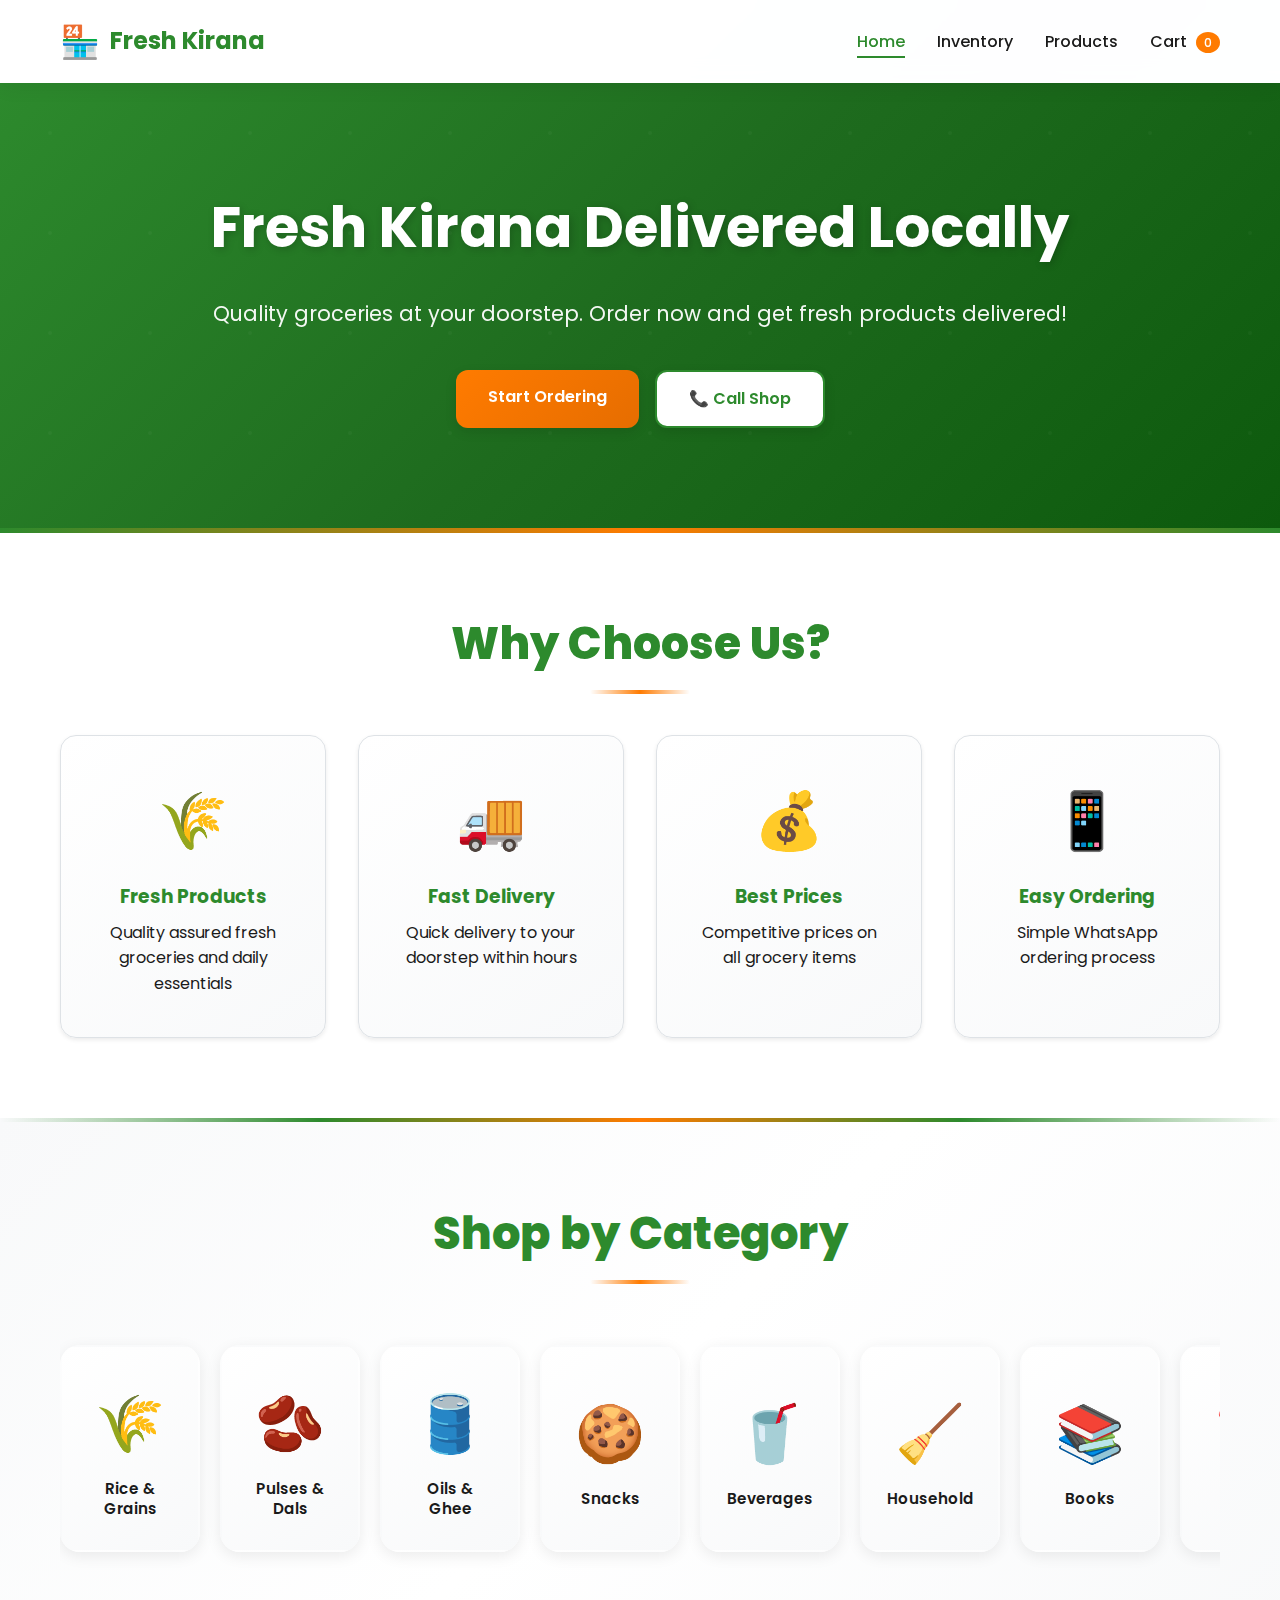
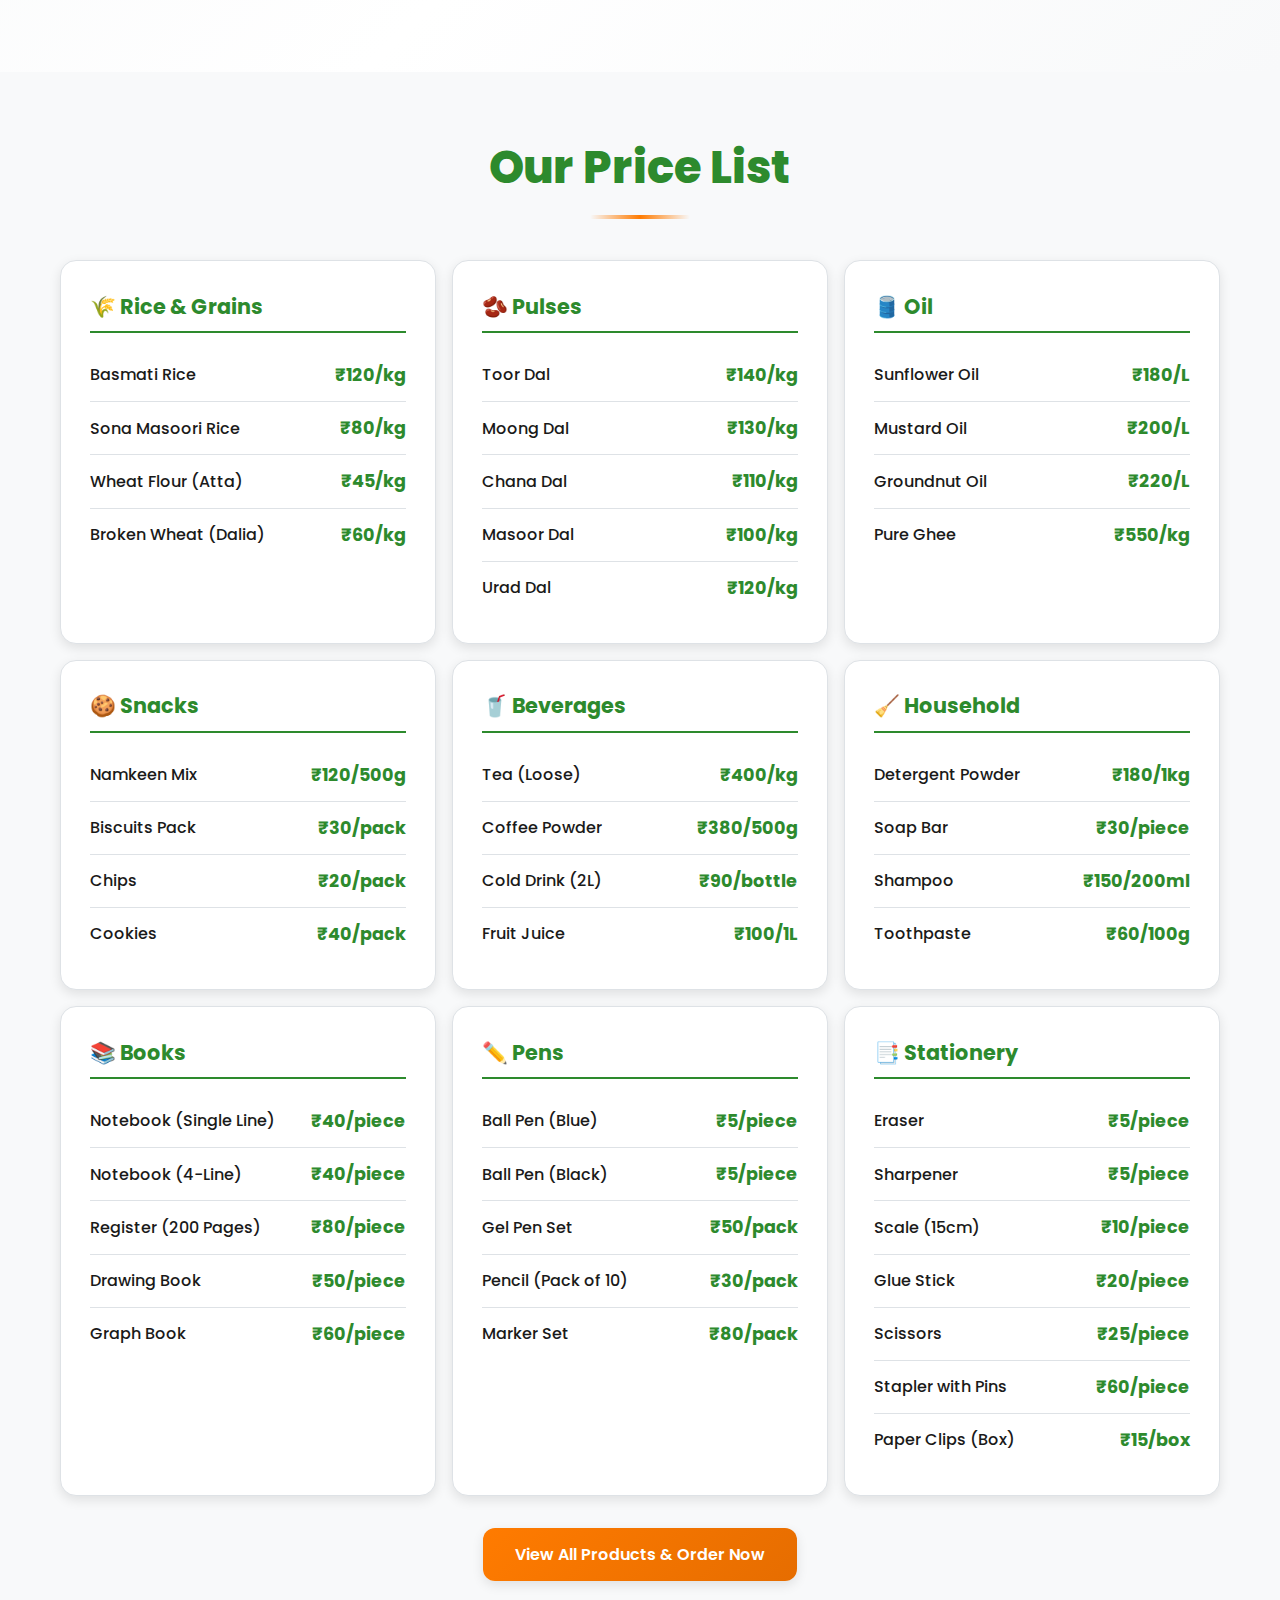
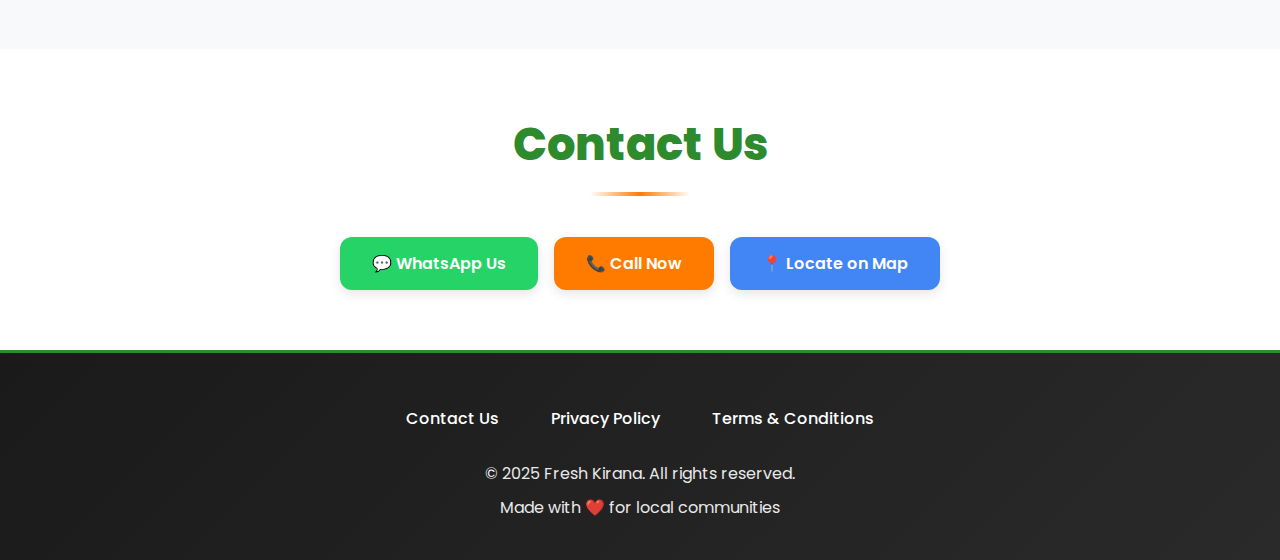
<file: index.html>
<!DOCTYPE html>
<html lang="en">
<head>
    <meta charset="UTF-8">
    <meta name="viewport" content="width=device-width, initial-scale=1.0">
    <title>Fresh Kirana - Your Local Grocery Store</title>
    <link rel="stylesheet" href="style.css">
    <link rel="preconnect" href="https://fonts.googleapis.com">
    <link rel="preconnect" href="https://fonts.gstatic.com" crossorigin>
    <link href="https://fonts.googleapis.com/css2?family=Poppins:wght@300;400;600;700&display=swap" rel="stylesheet">
</head>
<body>
    <!-- Navigation -->
    <nav class="navbar">
        <div class="container">
            <div class="nav-content">
                <a href="index.html" class="logo">
                    <span class="logo-icon">🏪</span>
                    <span class="logo-text">Fresh Kirana</span>
                </a>
                <button class="mobile-menu-toggle" id="mobileMenuToggle" aria-label="Toggle menu">
                    <span></span>
                    <span></span>
                    <span></span>
                </button>
                <ul class="nav-links" id="navLinks">
                    <li><a href="index.html" class="active">Home</a></li>
                    <li><a href="inventory.html">Inventory</a></li>
                    <li><a href="products.html">Products</a></li>
                    <li><a href="cart.html">Cart <span class="cart-count" id="cartCount">0</span></a></li>
                </ul>
            </div>
        </div>
    </nav>

    <!-- Hero Section -->
    <section class="hero">
        <div class="container">
            <div class="hero-content">
                <h1 class="hero-title">Fresh Kirana Delivered Locally</h1>
                <p class="hero-subtitle">Quality groceries at your doorstep. Order now and get fresh products delivered!</p>
                <div class="hero-buttons">
                    <a href="products.html" class="btn btn-primary">Start Ordering</a>
                    <a href="tel:+918452986019" class="btn btn-secondary">📞 Call Shop</a>
                </div>
            </div>
        </div>
    </section>

    <!-- Features Section -->
    <section class="features">
        <div class="container">
            <h2 class="section-title">Why Choose Us?</h2>
            <div class="features-grid">
                <div class="feature-card">
                    <div class="feature-icon">🌾</div>
                    <h3>Fresh Products</h3>
                    <p>Quality assured fresh groceries and daily essentials</p>
                </div>
                <div class="feature-card">
                    <div class="feature-icon">🚚</div>
                    <h3>Fast Delivery</h3>
                    <p>Quick delivery to your doorstep within hours</p>
                </div>
                <div class="feature-card">
                    <div class="feature-icon">💰</div>
                    <h3>Best Prices</h3>
                    <p>Competitive prices on all grocery items</p>
                </div>
                <div class="feature-card">
                    <div class="feature-icon">📱</div>
                    <h3>Easy Ordering</h3>
                    <p>Simple WhatsApp ordering process</p>
                </div>
            </div>
        </div>
    </section>

    <!-- Categories Preview -->
    <section class="categories-preview">
        <div class="container">
            <h2 class="section-title">Shop by Category</h2>
            <div class="categories-scroll-container">
                <div class="categories-grid">
                    <a href="products.html?category=Rice" class="category-card">
                        <div class="category-icon">🌾</div>
                        <h3>Rice & Grains</h3>
                    </a>
                    <a href="products.html?category=Pulses" class="category-card">
                        <div class="category-icon">🫘</div>
                        <h3>Pulses & Dals</h3>
                    </a>
                    <a href="products.html?category=Oil" class="category-card">
                        <div class="category-icon">🛢️</div>
                        <h3>Oils & Ghee</h3>
                    </a>
                    <a href="products.html?category=Snacks" class="category-card">
                        <div class="category-icon">🍪</div>
                        <h3>Snacks</h3>
                    </a>
                    <a href="products.html?category=Beverages" class="category-card">
                        <div class="category-icon">🥤</div>
                        <h3>Beverages</h3>
                    </a>
                    <a href="products.html?category=Household" class="category-card">
                        <div class="category-icon">🧹</div>
                        <h3>Household</h3>
                    </a>
                    <a href="products.html?category=Books" class="category-card">
                        <div class="category-icon">📚</div>
                        <h3>Books</h3>
                    </a>
                    <a href="products.html?category=Pens" class="category-card">
                        <div class="category-icon">✏️</div>
                        <h3>Pens</h3>
                    </a>
                    <a href="products.html?category=Stationery" class="category-card">
                        <div class="category-icon">📑</div>
                        <h3>Stationery</h3>
                    </a>
                </div>
            </div>
        </div>
    </section>

    <!-- Price List Section -->
    <section class="price-list-section">
        <div class="container">
            <h2 class="section-title">Our Price List</h2>
            <div class="price-list-grid" id="priceListGrid">
                <!-- Price list will be loaded by JavaScript -->
            </div>
            <div style="text-align: center; margin-top: 2rem;">
                <a href="products.html" class="btn btn-primary">View All Products & Order Now</a>
            </div>
        </div>
    </section>

    <!-- Contact Section -->
    <section class="contact-section">
        <div class="container">
            <h2 class="section-title">Contact Us</h2>
            <div class="contact-buttons">
                <a href="https://wa.me/918452986019" class="btn btn-whatsapp" target="_blank">💬 WhatsApp Us</a>
                <a href="tel:+918452986019" class="btn btn-call">📞 Call Now</a>
                <a href="https://maps.google.com" class="btn btn-map" target="_blank">📍 Locate on Map</a>
            </div>
        </div>
    </section>

    <!-- Footer -->
    <footer class="footer">
        <div class="container">
            <div class="footer-links">
                <a href="contact.html">Contact Us</a>
                <a href="privacy.html">Privacy Policy</a>
                <a href="terms.html">Terms & Conditions</a>
            </div>
            <p>&copy; 2025 Fresh Kirana. All rights reserved.</p>
            <p>Made with ❤️ for local communities</p>
        </div>
    </footer>

    <script src="script.js"></script>
</body>
</html>
</file>
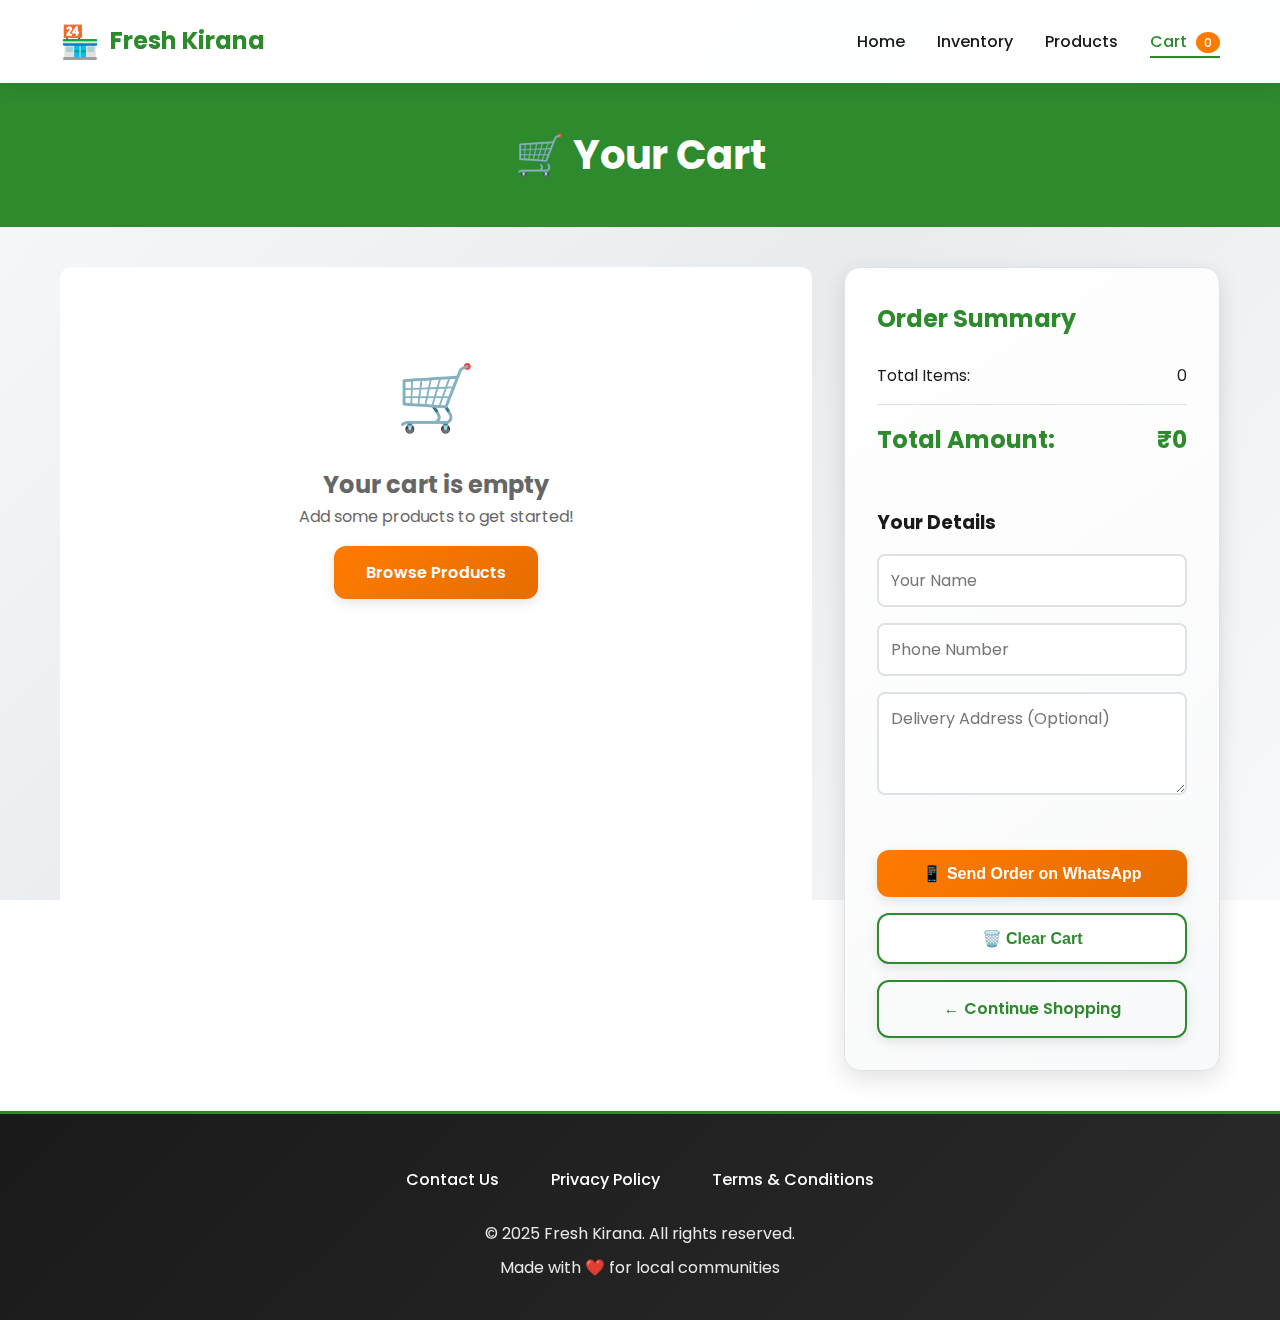
<file: cart.html>
<!DOCTYPE html>
<html lang="en">
<head>
    <meta charset="UTF-8">
    <meta name="viewport" content="width=device-width, initial-scale=1.0">
    <title>Cart - Fresh Kirana</title>
    <link rel="stylesheet" href="style.css">
    <link rel="preconnect" href="https://fonts.googleapis.com">
    <link rel="preconnect" href="https://fonts.gstatic.com" crossorigin>
    <link href="https://fonts.googleapis.com/css2?family=Poppins:wght@300;400;600;700&display=swap" rel="stylesheet">
</head>
<body>
    <!-- Navigation -->
    <nav class="navbar">
        <div class="container">
            <div class="nav-content">
                <a href="index.html" class="logo">
                    <span class="logo-icon">🏪</span>
                    <span class="logo-text">Fresh Kirana</span>
                </a>
                <button class="mobile-menu-toggle" id="mobileMenuToggle" aria-label="Toggle menu">
                    <span></span>
                    <span></span>
                    <span></span>
                </button>
                <ul class="nav-links" id="navLinks">
                    <li><a href="index.html">Home</a></li>
                    <li><a href="inventory.html">Inventory</a></li>
                    <li><a href="products.html">Products</a></li>
                    <li><a href="cart.html" class="active">Cart <span class="cart-count" id="cartCount">0</span></a></li>
                </ul>
            </div>
        </div>
    </nav>

    <!-- Cart Header -->
    <section class="cart-header">
        <div class="container">
            <h1>🛒 Your Cart</h1>
        </div>
    </section>

    <!-- Cart Content -->
    <section class="cart-section">
        <div class="container">
            <div class="cart-content">
                <!-- Cart Items -->
                <div class="cart-items" id="cartItems">
                    <!-- Cart items will be dynamically loaded here -->
                </div>

                <!-- Cart Summary -->
                <div class="cart-summary">
                    <h2>Order Summary</h2>
                    <div class="summary-row">
                        <span>Total Items:</span>
                        <span id="totalItems">0</span>
                    </div>
                    <div class="summary-row total">
                        <span>Total Amount:</span>
                        <span id="totalAmount">₹0</span>
                    </div>

                    <!-- Customer Details Form -->
                    <div class="customer-form">
                        <h3>Your Details</h3>
                        <input type="text" id="customerName" placeholder="Your Name" required>
                        <input type="tel" id="customerPhone" placeholder="Phone Number" pattern="[0-9]{10}" required>
                        <textarea id="customerAddress" placeholder="Delivery Address (Optional)" rows="3"></textarea>
                    </div>

                    <!-- Action Buttons -->
                    <div class="cart-actions">
                        <button class="btn btn-primary btn-full" id="sendOrderBtn">📱 Send Order on WhatsApp</button>
                        <button class="btn btn-secondary btn-full" id="clearCartBtn">🗑️ Clear Cart</button>
                        <a href="products.html" class="btn btn-outline btn-full">← Continue Shopping</a>
                    </div>
                </div>
            </div>
        </div>
    </section>

    <!-- Footer -->
    <footer class="footer">
        <div class="container">
            <div class="footer-links">
                <a href="contact.html">Contact Us</a>
                <a href="privacy.html">Privacy Policy</a>
                <a href="terms.html">Terms & Conditions</a>
            </div>
            <p>&copy; 2025 Fresh Kirana. All rights reserved.</p>
            <p>Made with ❤️ for local communities</p>
        </div>
    </footer>

    <script src="script.js"></script>
</body>
</html>
</file>
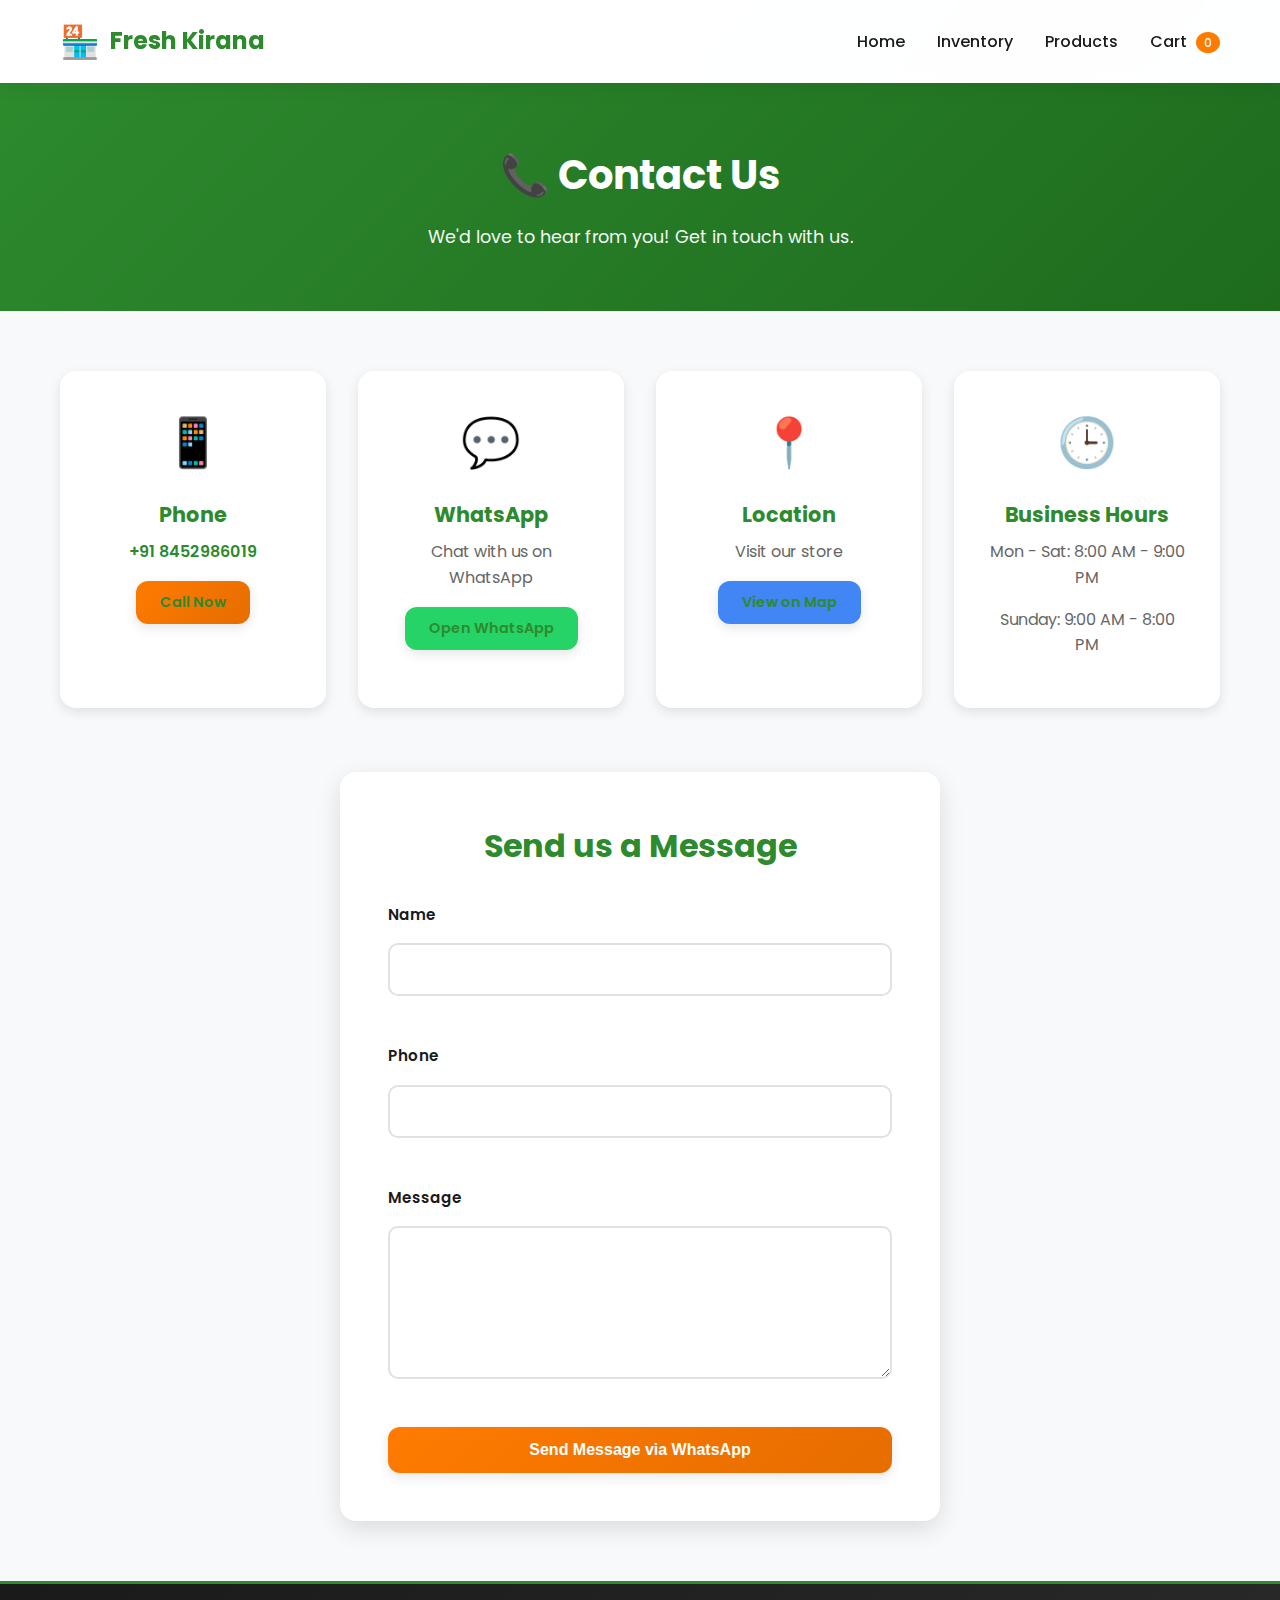
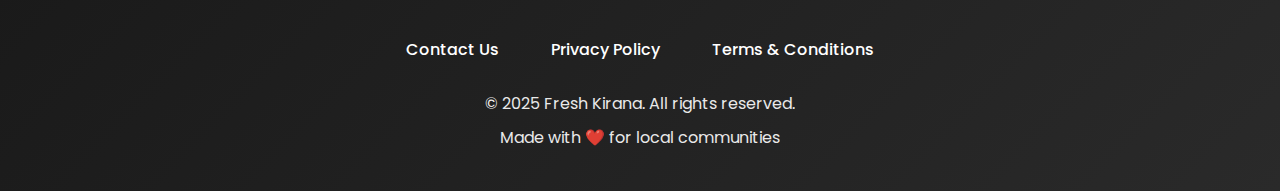
<file: contact.html>
<!DOCTYPE html>
<html lang="en">
<head>
    <meta charset="UTF-8">
    <meta name="viewport" content="width=device-width, initial-scale=1.0">
    <title>Contact Us - Fresh Kirana</title>
    <link rel="stylesheet" href="style.css">
    <link rel="preconnect" href="https://fonts.googleapis.com">
    <link rel="preconnect" href="https://fonts.gstatic.com" crossorigin>
    <link href="https://fonts.googleapis.com/css2?family=Poppins:wght@300;400;600;700&display=swap" rel="stylesheet">
</head>
<body>
    <!-- Navigation -->
    <nav class="navbar">
        <div class="container">
            <div class="nav-content">
                <a href="index.html" class="logo">
                    <span class="logo-icon">🏪</span>
                    <span class="logo-text">Fresh Kirana</span>
                </a>
                <button class="mobile-menu-toggle" id="mobileMenuToggle" aria-label="Toggle menu">
                    <span></span>
                    <span></span>
                    <span></span>
                </button>
                <ul class="nav-links" id="navLinks">
                    <li><a href="index.html">Home</a></li>
                    <li><a href="inventory.html">Inventory</a></li>
                    <li><a href="products.html">Products</a></li>
                    <li><a href="cart.html">Cart <span class="cart-count" id="cartCount">0</span></a></li>
                </ul>
            </div>
        </div>
    </nav>

    <!-- Contact Header -->
    <section class="page-header">
        <div class="container">
            <h1>📞 Contact Us</h1>
            <p>We'd love to hear from you! Get in touch with us.</p>
        </div>
    </section>

    <!-- Contact Section -->
    <section class="page-content">
        <div class="container">
            <div class="contact-info-grid">
                <div class="contact-info-card">
                    <div class="contact-info-icon">📱</div>
                    <h3>Phone</h3>
                    <p><a href="tel:+918452986019">+91 8452986019</a></p>
                    <a href="tel:+918452986019" class="btn btn-primary btn-small">Call Now</a>
                </div>

                <div class="contact-info-card">
                    <div class="contact-info-icon">💬</div>
                    <h3>WhatsApp</h3>
                    <p>Chat with us on WhatsApp</p>
                    <a href="https://wa.me/918452986019" class="btn btn-whatsapp btn-small" target="_blank">Open WhatsApp</a>
                </div>

                <div class="contact-info-card">
                    <div class="contact-info-icon">📍</div>
                    <h3>Location</h3>
                    <p>Visit our store</p>
                    <a href="https://maps.google.com" class="btn btn-map btn-small" target="_blank">View on Map</a>
                </div>

                <div class="contact-info-card">
                    <div class="contact-info-icon">🕒</div>
                    <h3>Business Hours</h3>
                    <p>Mon - Sat: 8:00 AM - 9:00 PM</p>
                    <p>Sunday: 9:00 AM - 8:00 PM</p>
                </div>
            </div>

            <div class="contact-form-section">
                <h2>Send us a Message</h2>
                <form class="contact-form" id="contactForm">
                    <div class="form-group">
                        <label for="name">Name</label>
                        <input type="text" id="name" name="name" required>
                    </div>
                    <div class="form-group">
                        <label for="phone">Phone</label>
                        <input type="tel" id="phone" name="phone" required>
                    </div>
                    <div class="form-group">
                        <label for="message">Message</label>
                        <textarea id="message" name="message" rows="5" required></textarea>
                    </div>
                    <button type="submit" class="btn btn-primary btn-full">Send Message via WhatsApp</button>
                </form>
            </div>
        </div>
    </section>

    <!-- Footer -->
    <footer class="footer">
        <div class="container">
            <div class="footer-links">
                <a href="contact.html">Contact Us</a>
                <a href="privacy.html">Privacy Policy</a>
                <a href="terms.html">Terms & Conditions</a>
            </div>
            <p>&copy; 2025 Fresh Kirana. All rights reserved.</p>
            <p>Made with ❤️ for local communities</p>
        </div>
    </footer>

    <script src="script.js"></script>
    <script>
        // Handle contact form submission
        document.getElementById('contactForm').addEventListener('submit', function(e) {
            e.preventDefault();
            const name = document.getElementById('name').value;
            const phone = document.getElementById('phone').value;
            const message = document.getElementById('message').value;
            
            const whatsappMessage = `Hi, I'm ${name}. Phone: ${phone}. Message: ${message}`;
            const whatsappURL = `https://wa.me/918452986019?text=${encodeURIComponent(whatsappMessage)}`;
            window.open(whatsappURL, '_blank');
        });
    </script>
</body>
</html>
</file>
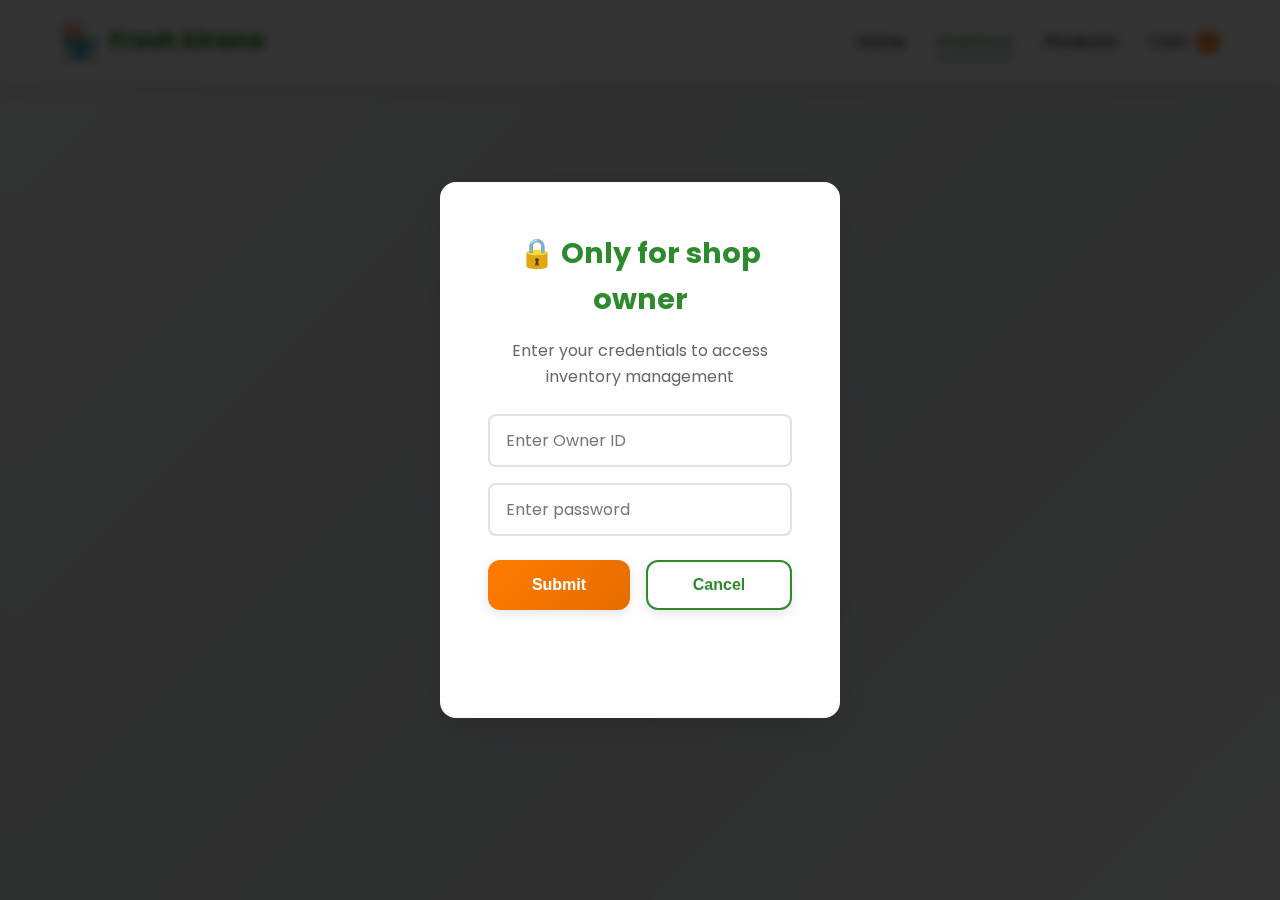
<file: inventory.html>
<!DOCTYPE html>
<html lang="en">
<head>
    <meta charset="UTF-8">
    <meta name="viewport" content="width=device-width, initial-scale=1.0">
    <title>Inventory Management - Fresh Kirana</title>
    <link rel="stylesheet" href="style.css">
    <link rel="preconnect" href="https://fonts.googleapis.com">
    <link rel="preconnect" href="https://fonts.gstatic.com" crossorigin>
    <link href="https://fonts.googleapis.com/css2?family=Poppins:wght@300;400;600;700&display=swap" rel="stylesheet">
</head>
<body>
    <!-- Navigation -->
    <nav class="navbar">
        <div class="container">
            <div class="nav-content">
                <a href="index.html" class="logo">
                    <span class="logo-icon">🏪</span>
                    <span class="logo-text">Fresh Kirana</span>
                </a>
                <button class="mobile-menu-toggle" id="mobileMenuToggle" aria-label="Toggle menu">
                    <span></span>
                    <span></span>
                    <span></span>
                </button>
                <ul class="nav-links" id="navLinks">
                    <li><a href="index.html">Home</a></li>
                    <li><a href="inventory.html" class="active">Inventory</a></li>
                    <li><a href="products.html">Products</a></li>
                    <li><a href="cart.html">Cart <span class="cart-count" id="cartCount">0</span></a></li>
                </ul>
            </div>
        </div>
    </nav>

    <!-- Password Protection Modal -->
    <div id="passwordModal" class="password-modal">
        <div class="password-modal-content">
            <h2>🔒 Only for shop owner</h2>
            <p>Enter your credentials to access inventory management</p>
            <input type="text" id="ownerIdInput" placeholder="Enter Owner ID" autocomplete="off">
            <input type="password" id="passwordInput" placeholder="Enter password" autocomplete="off">
            <div class="password-buttons">
                <button class="btn btn-primary" onclick="checkPassword()">Submit</button>
                <button class="btn btn-secondary" onclick="goBack()">Cancel</button>
            </div>
            <p id="passwordError" class="password-error"></p>
        </div>
    </div>

    <!-- Inventory Content (Hidden until authenticated) -->
    <div id="inventoryContent" style="display: none;">

    <!-- Inventory Header -->
    <section class="products-header">
        <div class="container">
            <h1>📦 Inventory Management</h1>
            <p style="margin-top: 10px; opacity: 0.9;">Track product availability and stock status</p>
        </div>
    </section>

    <!-- Inventory Stats -->
    <section class="inventory-stats-section">
        <div class="container">
            <div class="stats-grid">
                <div class="stat-card">
                    <div class="stat-icon">✅</div>
                    <div class="stat-info">
                        <div class="stat-number" id="availableCount">0</div>
                        <div class="stat-label">Available</div>
                    </div>
                </div>
                <div class="stat-card">
                    <div class="stat-icon">⚠️</div>
                    <div class="stat-info">
                        <div class="stat-number" id="lowStockCount">0</div>
                        <div class="stat-label">Low Stock</div>
                    </div>
                </div>
                <div class="stat-card">
                    <div class="stat-icon">❌</div>
                    <div class="stat-info">
                        <div class="stat-number" id="outOfStockCount">0</div>
                        <div class="stat-label">Out of Stock</div>
                    </div>
                </div>
                <div class="stat-card">
                    <div class="stat-icon">📊</div>
                    <div class="stat-info">
                        <div class="stat-number" id="totalProducts">0</div>
                        <div class="stat-label">Total Products</div>
                    </div>
                </div>
            </div>
        </div>
    </section>

    <!-- Category Filter -->
    <section class="category-filter">
        <div class="container">
            <div class="filter-buttons">
                <button class="filter-btn active" data-category="all">All Categories</button>
                <button class="filter-btn" data-category="Rice">🌾 Rice & Grains</button>
                <button class="filter-btn" data-category="Pulses">🫘 Pulses</button>
                <button class="filter-btn" data-category="Oil">🛢️ Oils</button>
                <button class="filter-btn" data-category="Snacks">🍪 Snacks</button>
                <button class="filter-btn" data-category="Beverages">🥤 Beverages</button>
                <button class="filter-btn" data-category="Household">🧹 Household</button>
                <button class="filter-btn" data-category="Books">📚 Books</button>
                <button class="filter-btn" data-category="Pens">✏️ Pens</button>
                <button class="filter-btn" data-category="Stationery">📑 Stationery</button>
            </div>
            <div class="inventory-filters">
                <button class="status-filter-btn active" data-status="all">All</button>
                <button class="status-filter-btn" data-status="available">Available</button>
                <button class="status-filter-btn" data-status="low">Low Stock</button>
                <button class="status-filter-btn" data-status="out">Out of Stock</button>
            </div>
        </div>
    </section>

    <!-- Inventory Table -->
    <section class="inventory-section">
        <div class="container">
            <div class="inventory-actions">
                <button class="btn btn-primary" onclick="openAddProductModal()">➕ Add New Product</button>
                <button class="btn btn-primary" onclick="markAllAvailable()">✓ Mark All Available</button>
                <button class="btn btn-outline" onclick="exportInventory()">📥 Export Report</button>
            </div>
            <div class="inventory-table-container">
                <table class="inventory-table" id="inventoryTable">
                    <thead>
                        <tr>
                            <th>Product</th>
                            <th>Category</th>
                            <th>Price</th>
                            <th>Stock Level</th>
                            <th>Status</th>
                            <th>Actions</th>
                        </tr>
                    </thead>
                    <tbody id="inventoryTableBody">
                        <!-- Inventory items will be loaded here -->
                    </tbody>
                </table>
            </div>
        </div>
    </section>

    <!-- Add/Edit Product Modal -->
    <div id="productModal" class="product-modal" style="display: none;">
        <div class="product-modal-content">
            <h2 id="modalTitle">Add New Product</h2>
            <form id="productForm">
                <div class="form-group">
                    <label for="productName">Product Name *</label>
                    <input type="text" id="productName" required>
                </div>
                <div class="form-group">
                    <label for="productCategory">Category *</label>
                    <select id="productCategory" required>
                        <option value="Rice">🌾 Rice & Grains</option>
                        <option value="Pulses">🫘 Pulses</option>
                        <option value="Oil">🛢️ Oils</option>
                        <option value="Snacks">🍪 Snacks</option>
                        <option value="Beverages">🥤 Beverages</option>
                        <option value="Household">🧹 Household</option>
                        <option value="Books">📚 Books</option>
                        <option value="Pens">✏️ Pens</option>
                        <option value="Stationery">📑 Stationery</option>
                    </select>
                </div>
                <div class="form-group">
                    <label for="productPrice">Price (₹) *</label>
                    <input type="number" id="productPrice" min="0" step="0.01" required>
                </div>
                <div class="form-group">
                    <label for="productUnit">Unit *</label>
                    <input type="text" id="productUnit" placeholder="e.g., kg, L, piece" required>
                </div>
                <div class="form-group">
                    <label for="productIcon">Product Icon/Image *</label>
                    <div style="display: flex; gap: 10px; align-items: center; margin-bottom: 10px;">
                        <div id="currentIconPreview" style="font-size: 3rem; padding: 10px; border: 2px dashed #ddd; border-radius: 8px; min-width: 80px; text-align: center; background: #f9f9f9;">📎</div>
                        <div style="flex: 1;">
                            <input type="text" id="productIcon" placeholder="Paste emoji or image URL" value="📎" required>
                            <small style="color: #666; display: block; margin-top: 5px;">Enter an emoji (e.g., 🌾) or paste an image URL</small>
                        </div>
                    </div>
                    <div style="margin-top: 10px;">
                        <label class="btn btn-outline" for="iconImageUpload" style="cursor: pointer; display: inline-block; margin: 0;">
                            📁 Choose Image File
                        </label>
                        <input type="file" id="iconImageUpload" accept="image/*" style="display: none;">
                        <small style="color: #666; display: block; margin-top: 5px;">Or upload an image from your device</small>
                    </div>
                </div>
                <div class="form-group">
                    <label for="productStock">Initial Stock Level</label>
                    <input type="number" id="productStock" min="0" value="100">
                </div>
                <div class="modal-buttons">
                    <button type="submit" class="btn btn-primary">Save Product</button>
                    <button type="button" class="btn btn-secondary" onclick="closeProductModal()">Cancel</button>
                </div>
            </form>
        </div>
    </div>

    <!-- Footer -->
    <footer class="footer">
        <div class="container">
            <div class="footer-links">
                <a href="contact.html">Contact Us</a>
                <a href="privacy.html">Privacy Policy</a>
                <a href="terms.html">Terms & Conditions</a>
            </div>
            <p>&copy; 2025 Fresh Kirana. All rights reserved.</p>
            <p>Made with ❤️ for local communities</p>
        </div>
    </footer>
    </div>
    <!-- End Inventory Content -->

    <script src="script.js"></script>
</body>
</html>
</file>
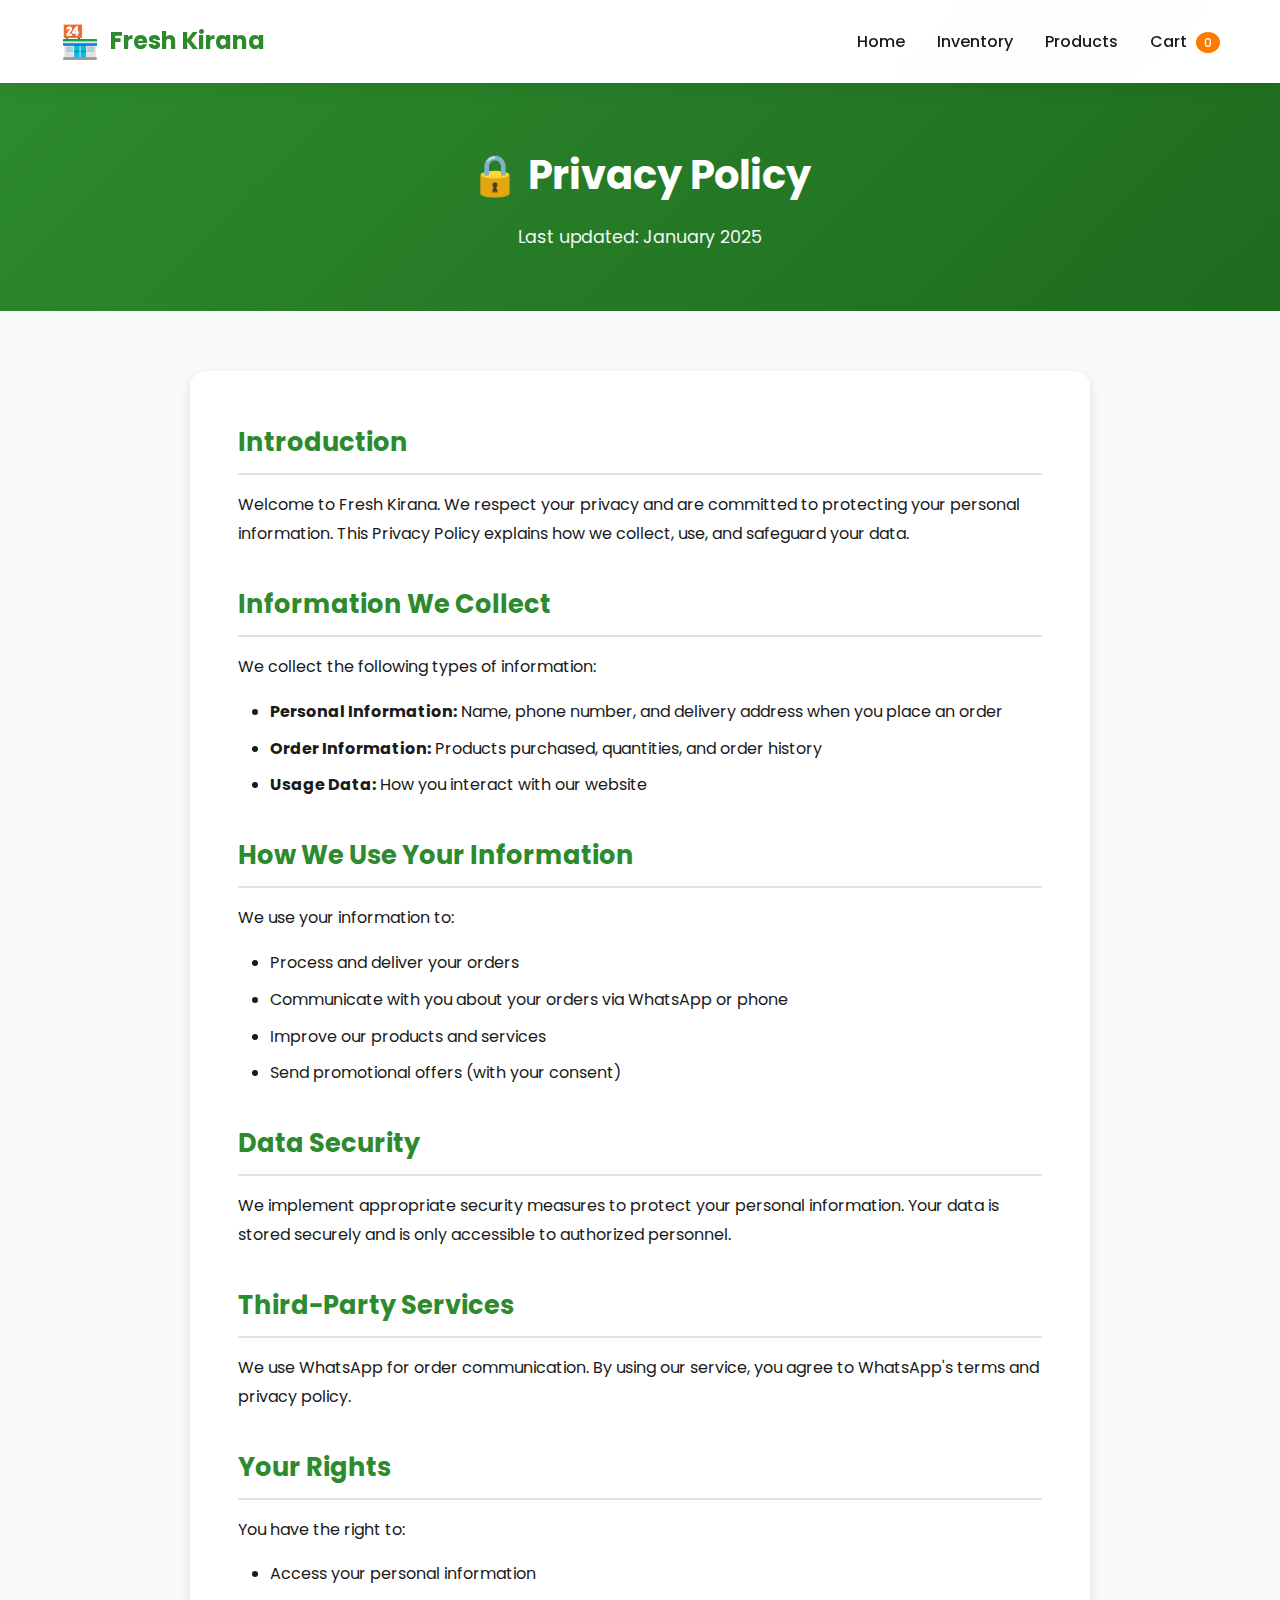
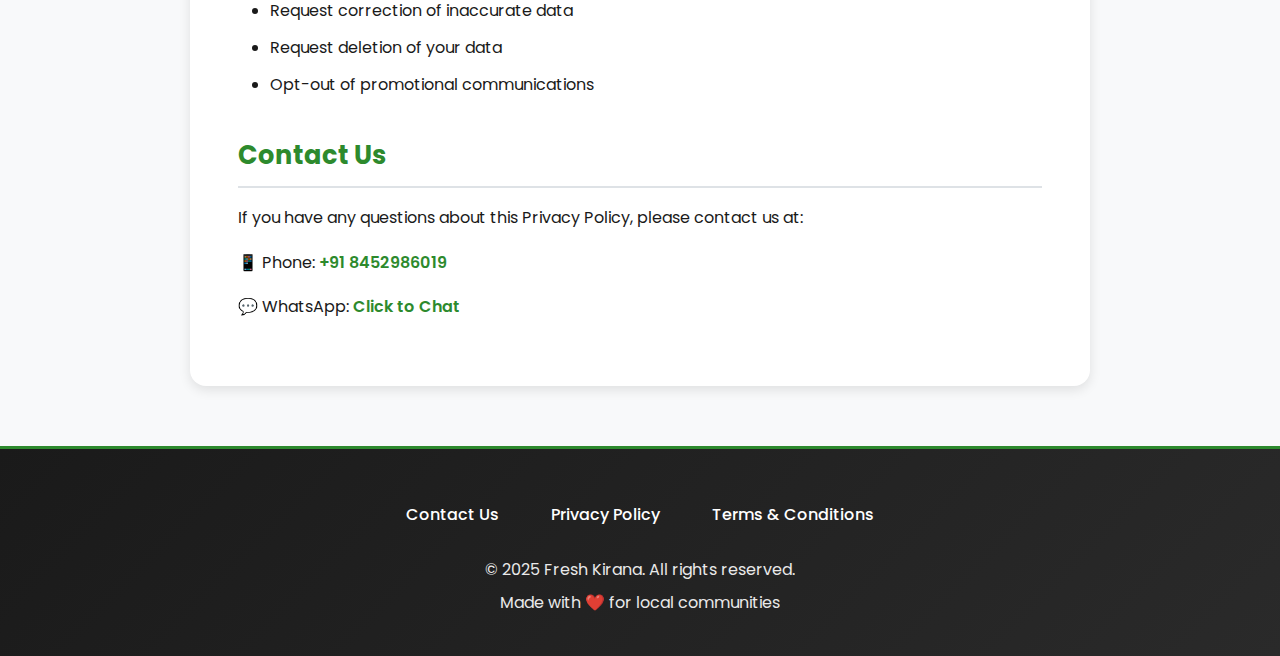
<file: privacy.html>
<!DOCTYPE html>
<html lang="en">
<head>
    <meta charset="UTF-8">
    <meta name="viewport" content="width=device-width, initial-scale=1.0">
    <title>Privacy Policy - Fresh Kirana</title>
    <link rel="stylesheet" href="style.css">
    <link rel="preconnect" href="https://fonts.googleapis.com">
    <link rel="preconnect" href="https://fonts.gstatic.com" crossorigin>
    <link href="https://fonts.googleapis.com/css2?family=Poppins:wght@300;400;600;700&display=swap" rel="stylesheet">
</head>
<body>
    <!-- Navigation -->
    <nav class="navbar">
        <div class="container">
            <div class="nav-content">
                <a href="index.html" class="logo">
                    <span class="logo-icon">🏪</span>
                    <span class="logo-text">Fresh Kirana</span>
                </a>
                <button class="mobile-menu-toggle" id="mobileMenuToggle" aria-label="Toggle menu">
                    <span></span>
                    <span></span>
                    <span></span>
                </button>
                <ul class="nav-links" id="navLinks">
                    <li><a href="index.html">Home</a></li>
                    <li><a href="inventory.html">Inventory</a></li>
                    <li><a href="products.html">Products</a></li>
                    <li><a href="cart.html">Cart <span class="cart-count" id="cartCount">0</span></a></li>
                </ul>
            </div>
        </div>
    </nav>

    <!-- Privacy Header -->
    <section class="page-header">
        <div class="container">
            <h1>🔒 Privacy Policy</h1>
            <p>Last updated: January 2025</p>
        </div>
    </section>

    <!-- Privacy Content -->
    <section class="page-content">
        <div class="container">
            <div class="policy-content">
                <h2>Introduction</h2>
                <p>Welcome to Fresh Kirana. We respect your privacy and are committed to protecting your personal information. This Privacy Policy explains how we collect, use, and safeguard your data.</p>

                <h2>Information We Collect</h2>
                <p>We collect the following types of information:</p>
                <ul>
                    <li><strong>Personal Information:</strong> Name, phone number, and delivery address when you place an order</li>
                    <li><strong>Order Information:</strong> Products purchased, quantities, and order history</li>
                    <li><strong>Usage Data:</strong> How you interact with our website</li>
                </ul>

                <h2>How We Use Your Information</h2>
                <p>We use your information to:</p>
                <ul>
                    <li>Process and deliver your orders</li>
                    <li>Communicate with you about your orders via WhatsApp or phone</li>
                    <li>Improve our products and services</li>
                    <li>Send promotional offers (with your consent)</li>
                </ul>

                <h2>Data Security</h2>
                <p>We implement appropriate security measures to protect your personal information. Your data is stored securely and is only accessible to authorized personnel.</p>

                <h2>Third-Party Services</h2>
                <p>We use WhatsApp for order communication. By using our service, you agree to WhatsApp's terms and privacy policy.</p>

                <h2>Your Rights</h2>
                <p>You have the right to:</p>
                <ul>
                    <li>Access your personal information</li>
                    <li>Request correction of inaccurate data</li>
                    <li>Request deletion of your data</li>
                    <li>Opt-out of promotional communications</li>
                </ul>

                <h2>Contact Us</h2>
                <p>If you have any questions about this Privacy Policy, please contact us at:</p>
                <p>📱 Phone: <a href="tel:+918452986019">+91 8452986019</a></p>
                <p>💬 WhatsApp: <a href="https://wa.me/918452986019" target="_blank">Click to Chat</a></p>
            </div>
        </div>
    </section>

    <!-- Footer -->
    <footer class="footer">
        <div class="container">
            <div class="footer-links">
                <a href="contact.html">Contact Us</a>
                <a href="privacy.html">Privacy Policy</a>
                <a href="terms.html">Terms & Conditions</a>
            </div>
            <p>&copy; 2025 Fresh Kirana. All rights reserved.</p>
            <p>Made with ❤️ for local communities</p>
        </div>
    </footer>

    <script src="script.js"></script>
</body>
</html>
</file>
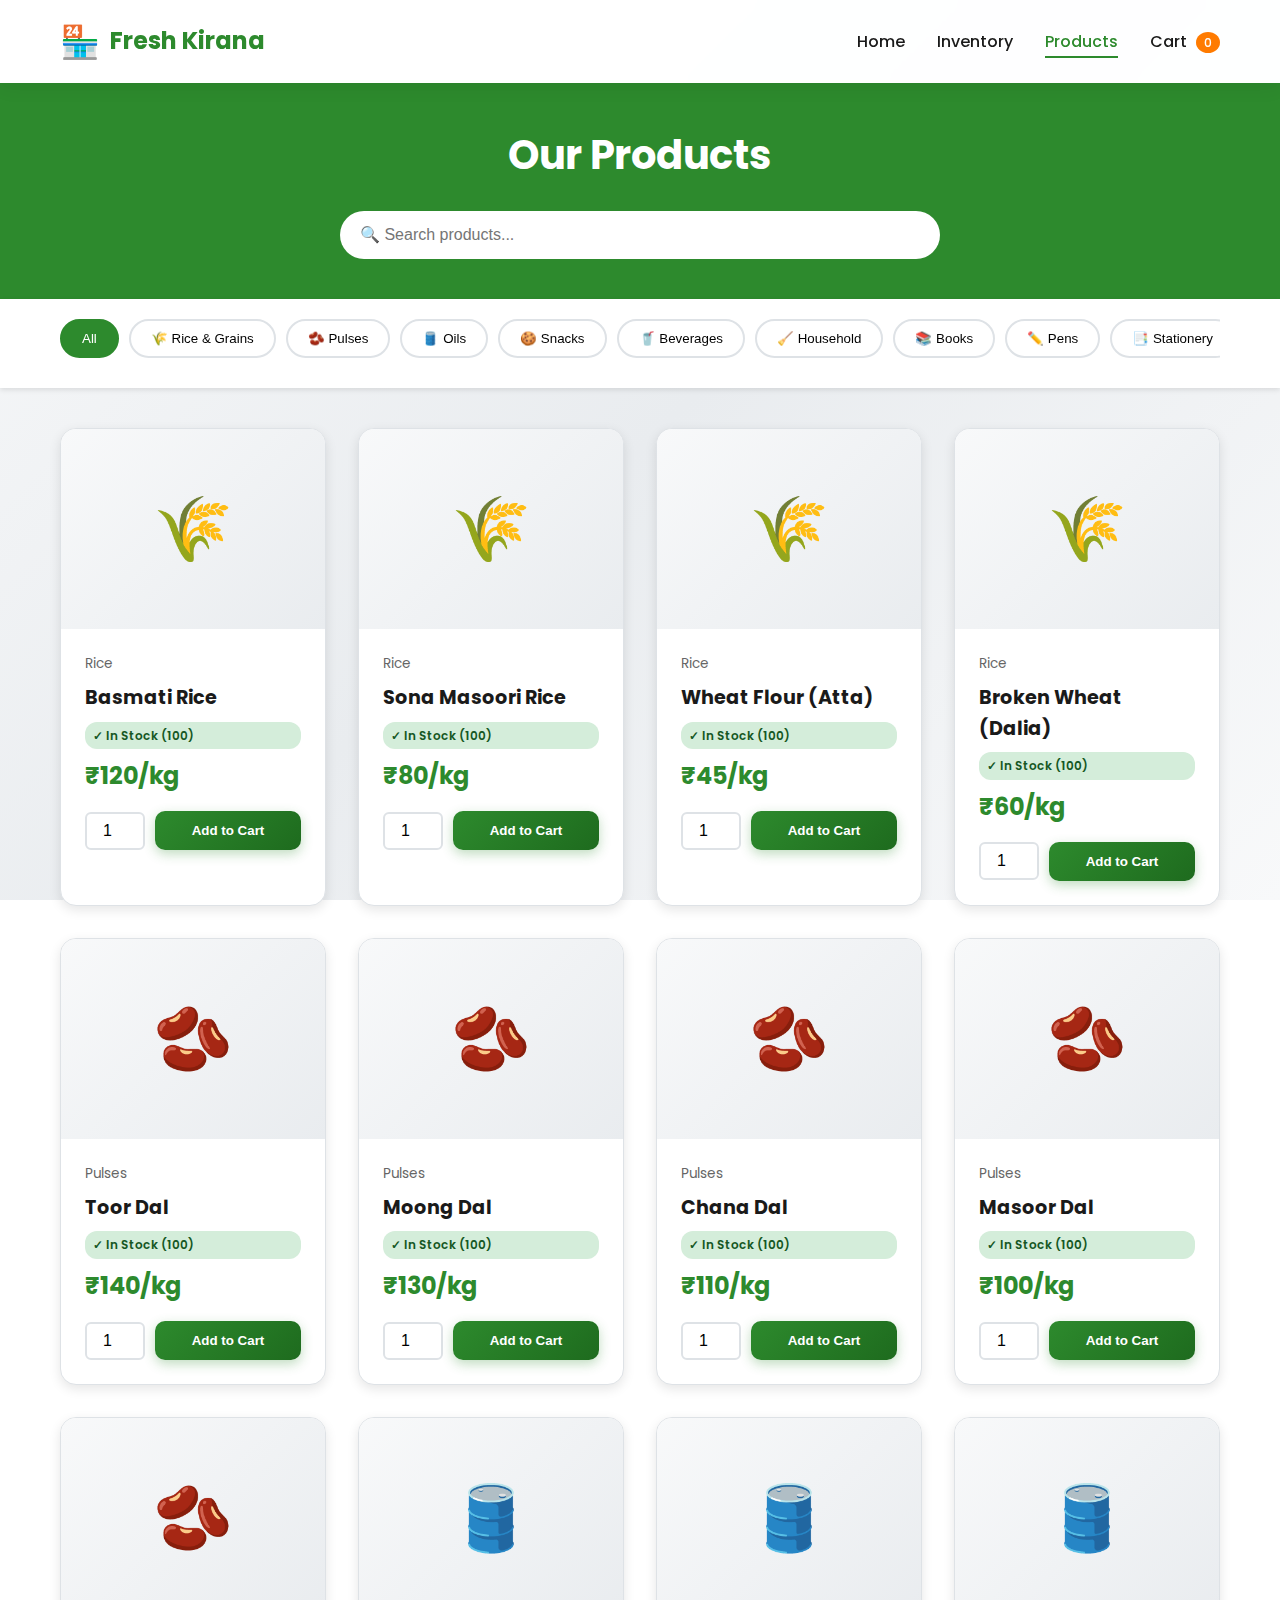
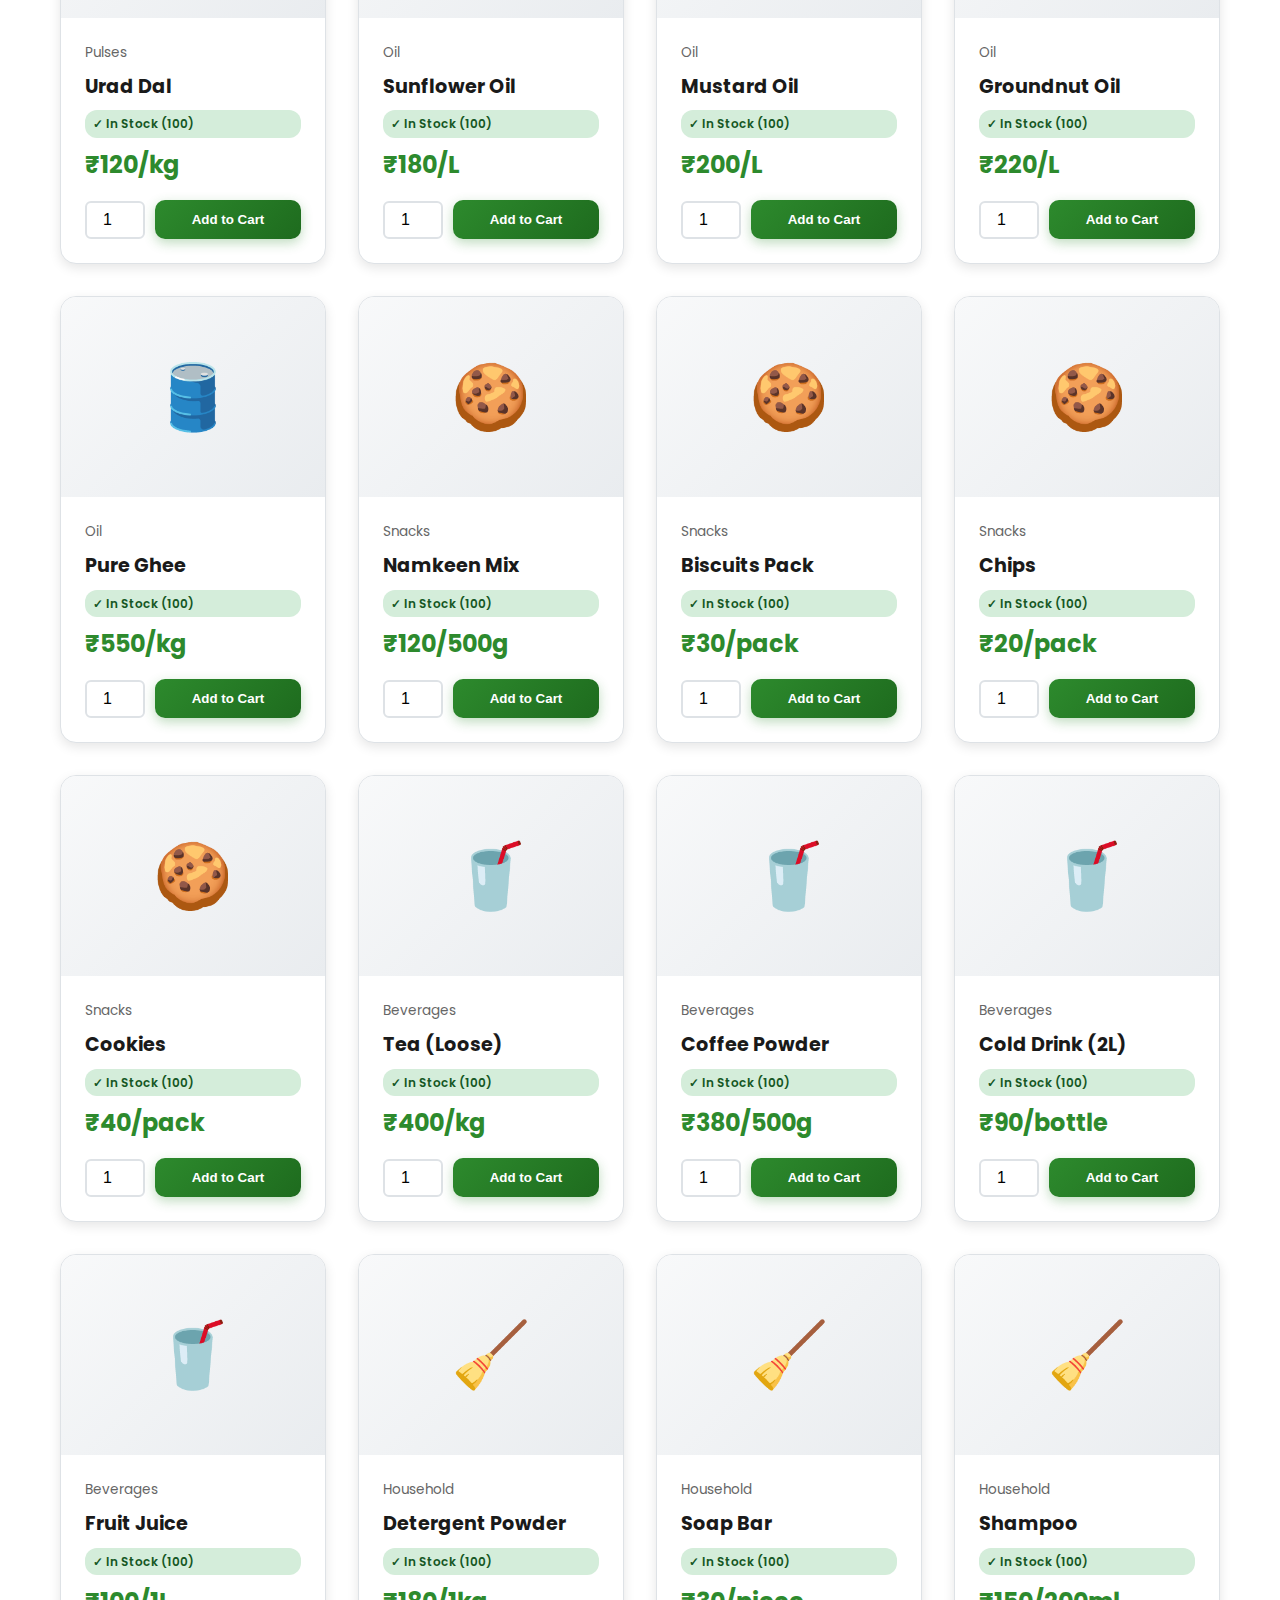
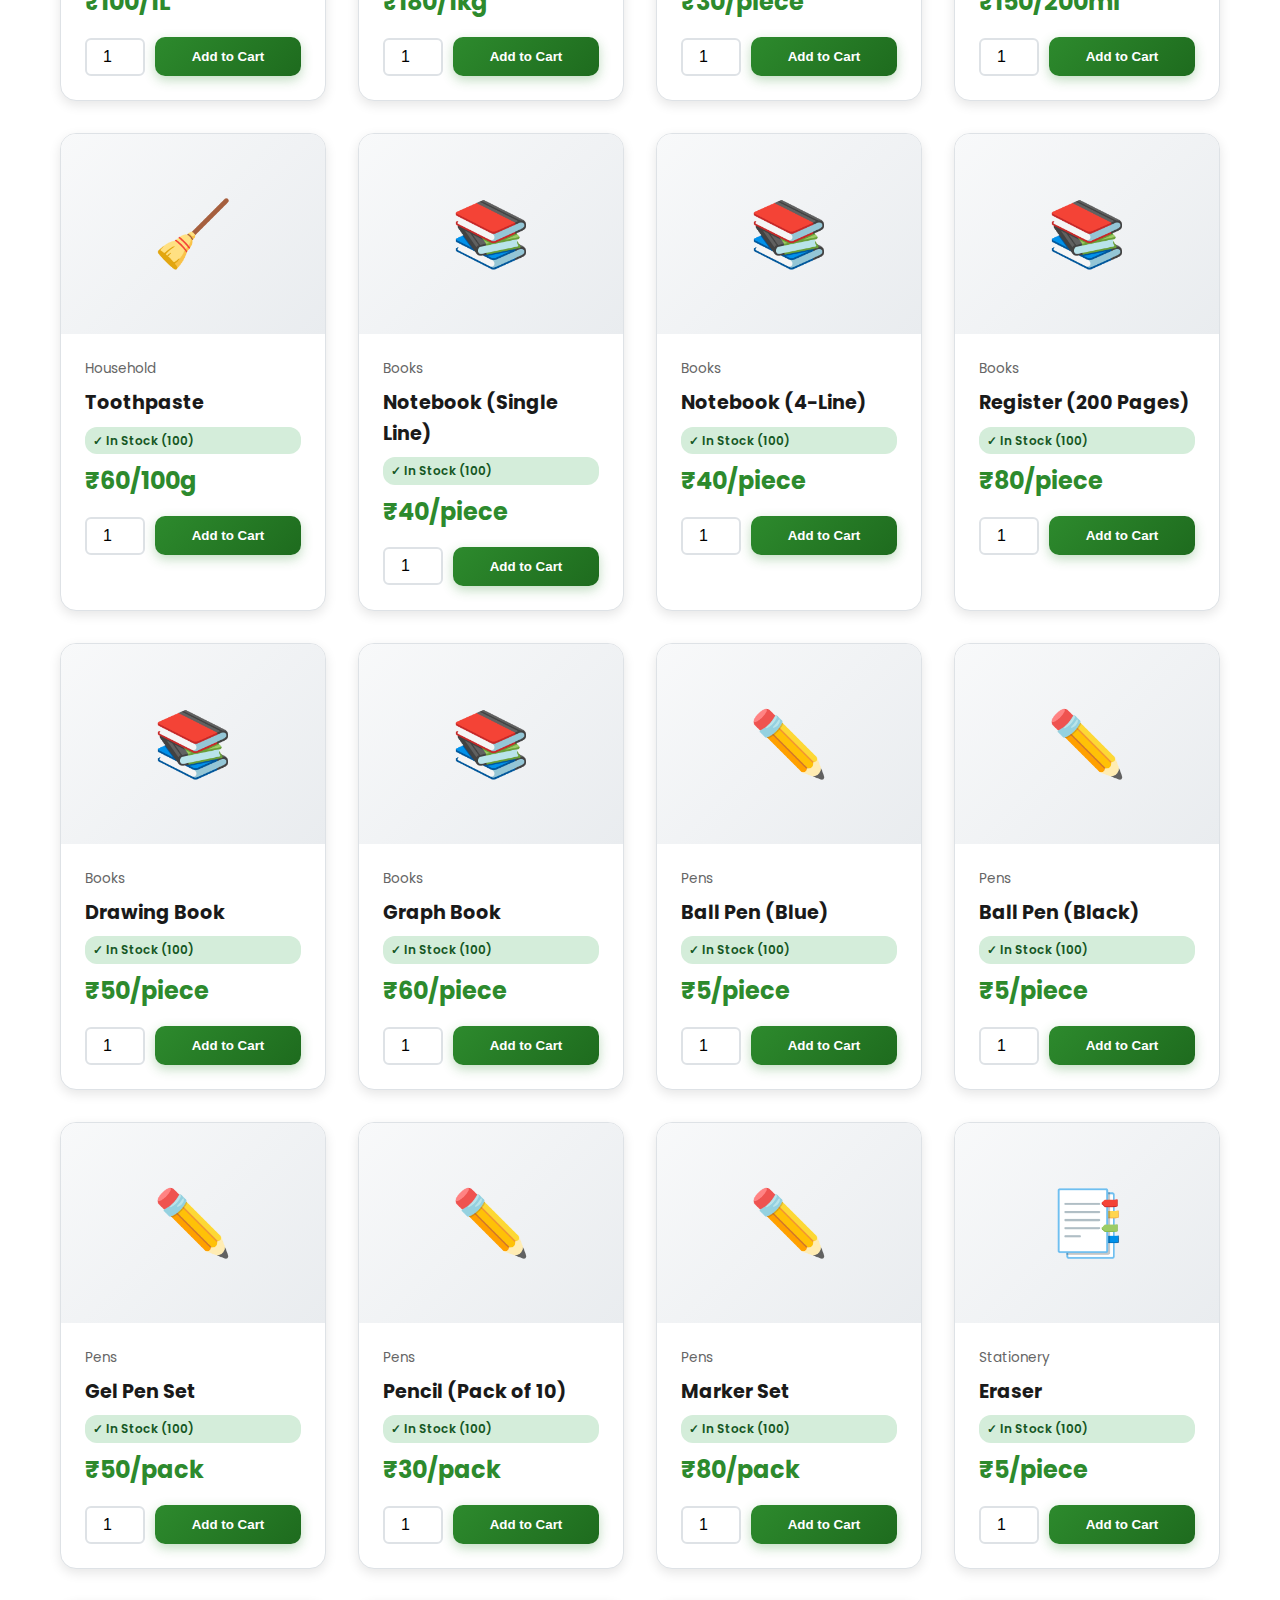
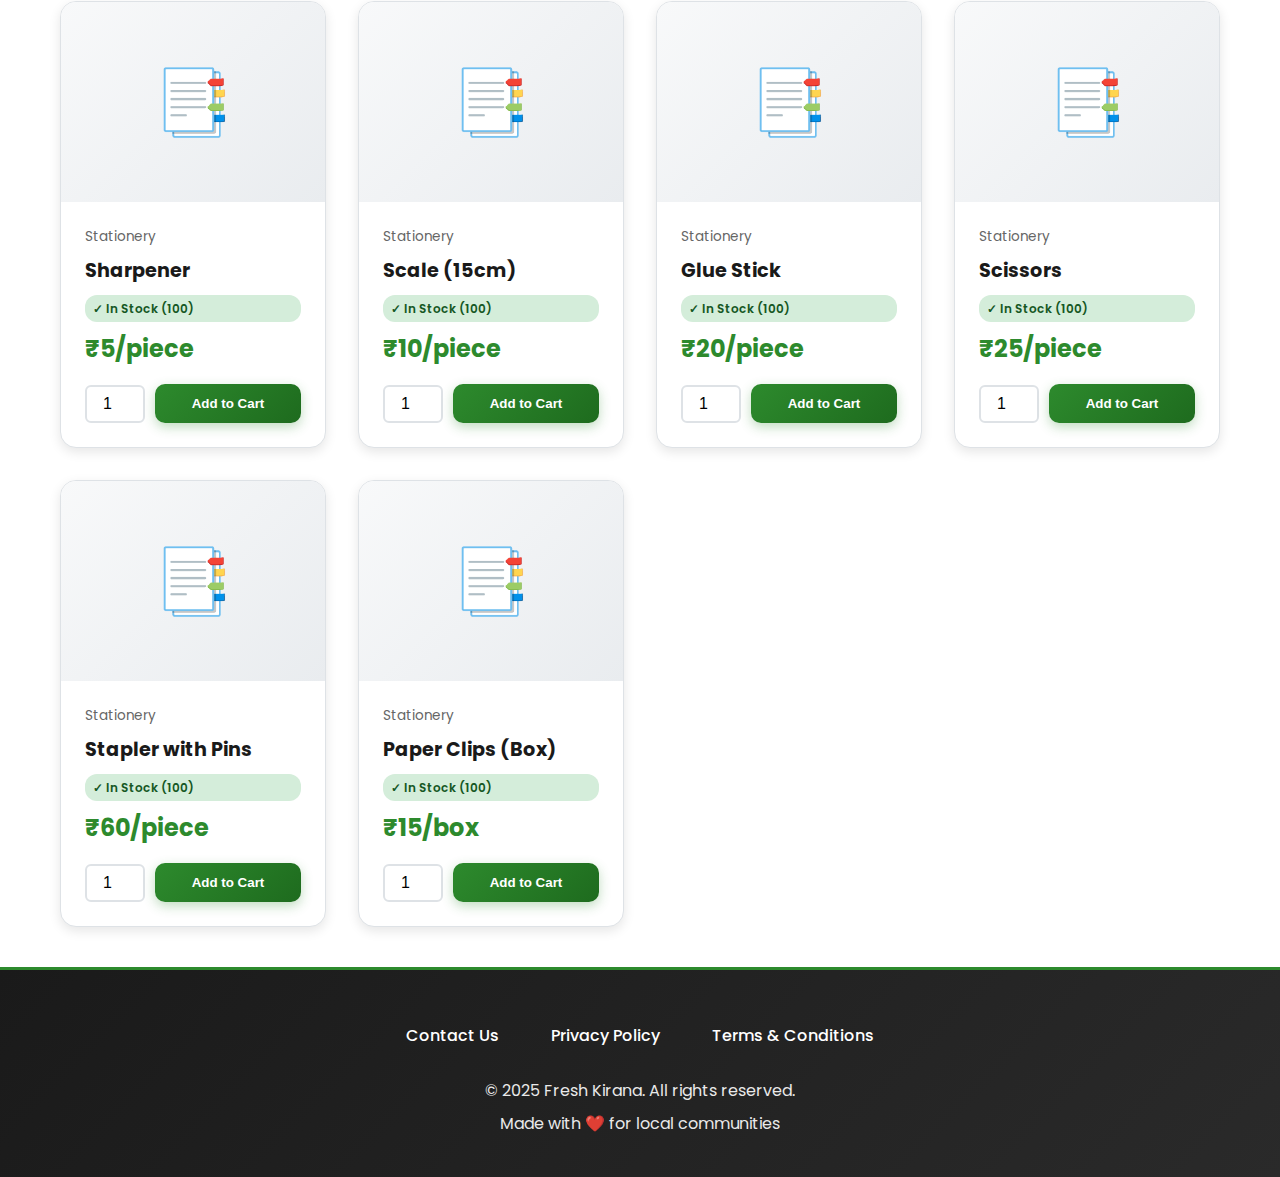
<file: products.html>
<!DOCTYPE html>
<html lang="en">
<head>
    <meta charset="UTF-8">
    <meta name="viewport" content="width=device-width, initial-scale=1.0">
    <title>Products - Fresh Kirana</title>
    <link rel="stylesheet" href="style.css">
    <link rel="preconnect" href="https://fonts.googleapis.com">
    <link rel="preconnect" href="https://fonts.gstatic.com" crossorigin>
    <link href="https://fonts.googleapis.com/css2?family=Poppins:wght@300;400;600;700&display=swap" rel="stylesheet">
</head>
<body>
    <!-- Navigation -->
    <nav class="navbar">
        <div class="container">
            <div class="nav-content">
                <a href="index.html" class="logo">
                    <span class="logo-icon">🏪</span>
                    <span class="logo-text">Fresh Kirana</span>
                </a>
                <button class="mobile-menu-toggle" id="mobileMenuToggle" aria-label="Toggle menu">
                    <span></span>
                    <span></span>
                    <span></span>
                </button>
                <ul class="nav-links" id="navLinks">
                    <li><a href="index.html">Home</a></li>
                    <li><a href="inventory.html">Inventory</a></li>
                    <li><a href="products.html" class="active">Products</a></li>
                    <li><a href="cart.html">Cart <span class="cart-count" id="cartCount">0</span></a></li>
                </ul>
            </div>
        </div>
    </nav>

    <!-- Products Header -->
    <section class="products-header">
        <div class="container">
            <h1>Our Products</h1>
            <div class="search-bar">
                <input type="text" id="searchInput" placeholder="🔍 Search products...">
            </div>
        </div>
    </section>

    <!-- Category Filter -->
    <section class="category-filter">
        <div class="container">
            <div class="filter-buttons">
                <button class="filter-btn active" data-category="all">All</button>
                <button class="filter-btn" data-category="Rice">🌾 Rice & Grains</button>
                <button class="filter-btn" data-category="Pulses">🫘 Pulses</button>
                <button class="filter-btn" data-category="Oil">🛢️ Oils</button>
                <button class="filter-btn" data-category="Snacks">🍪 Snacks</button>
                <button class="filter-btn" data-category="Beverages">🥤 Beverages</button>
                <button class="filter-btn" data-category="Household">🧹 Household</button>
                <button class="filter-btn" data-category="Books">📚 Books</button>
                <button class="filter-btn" data-category="Pens">✏️ Pens</button>
                <button class="filter-btn" data-category="Stationery">📑 Stationery</button>
            </div>
        </div>
    </section>

    <!-- Products Grid -->
    <section class="products-section">
        <div class="container">
            <div class="products-grid" id="productsGrid">
                <!-- Products will be dynamically loaded here -->
            </div>
        </div>
    </section>

    <!-- Footer -->
    <footer class="footer">
        <div class="container">
            <div class="footer-links">
                <a href="contact.html">Contact Us</a>
                <a href="privacy.html">Privacy Policy</a>
                <a href="terms.html">Terms & Conditions</a>
            </div>
            <p>&copy; 2025 Fresh Kirana. All rights reserved.</p>
            <p>Made with ❤️ for local communities</p>
        </div>
    </footer>

    <script src="script.js"></script>
</body>
</html>
</file>
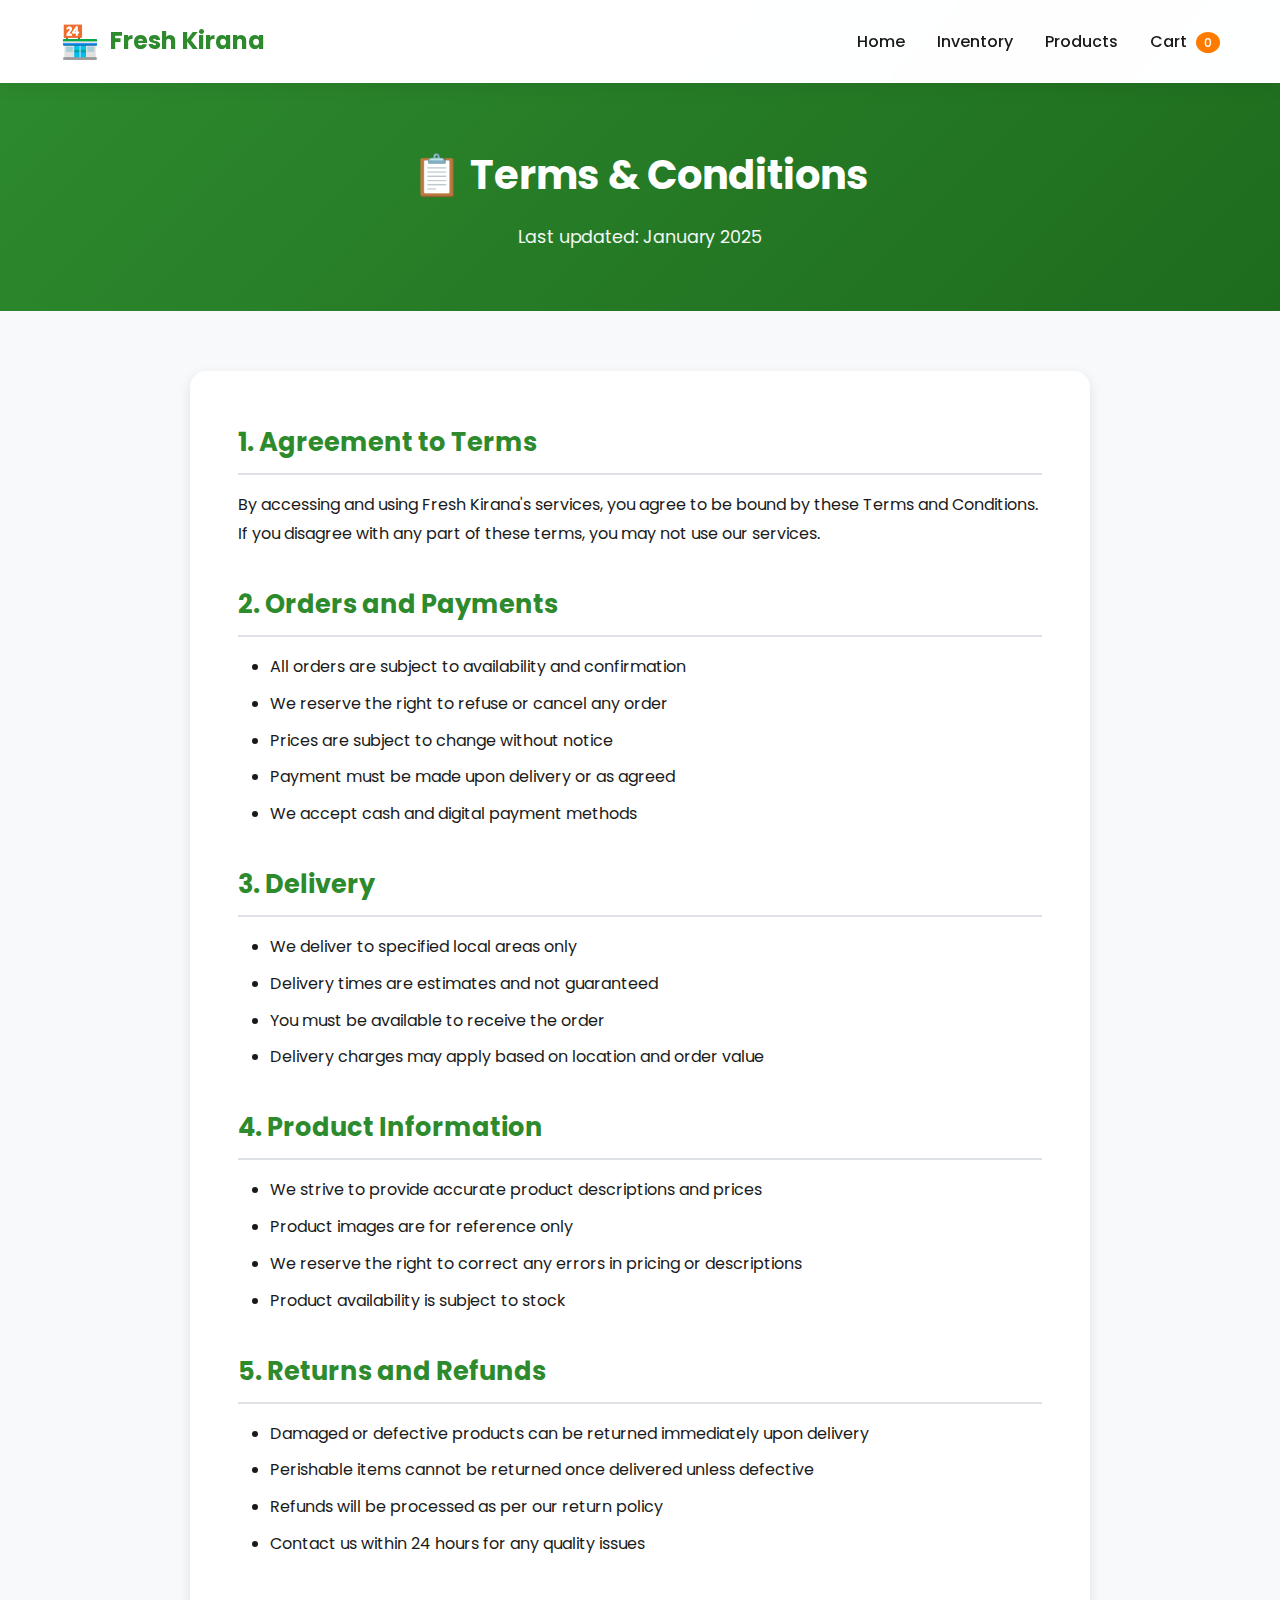
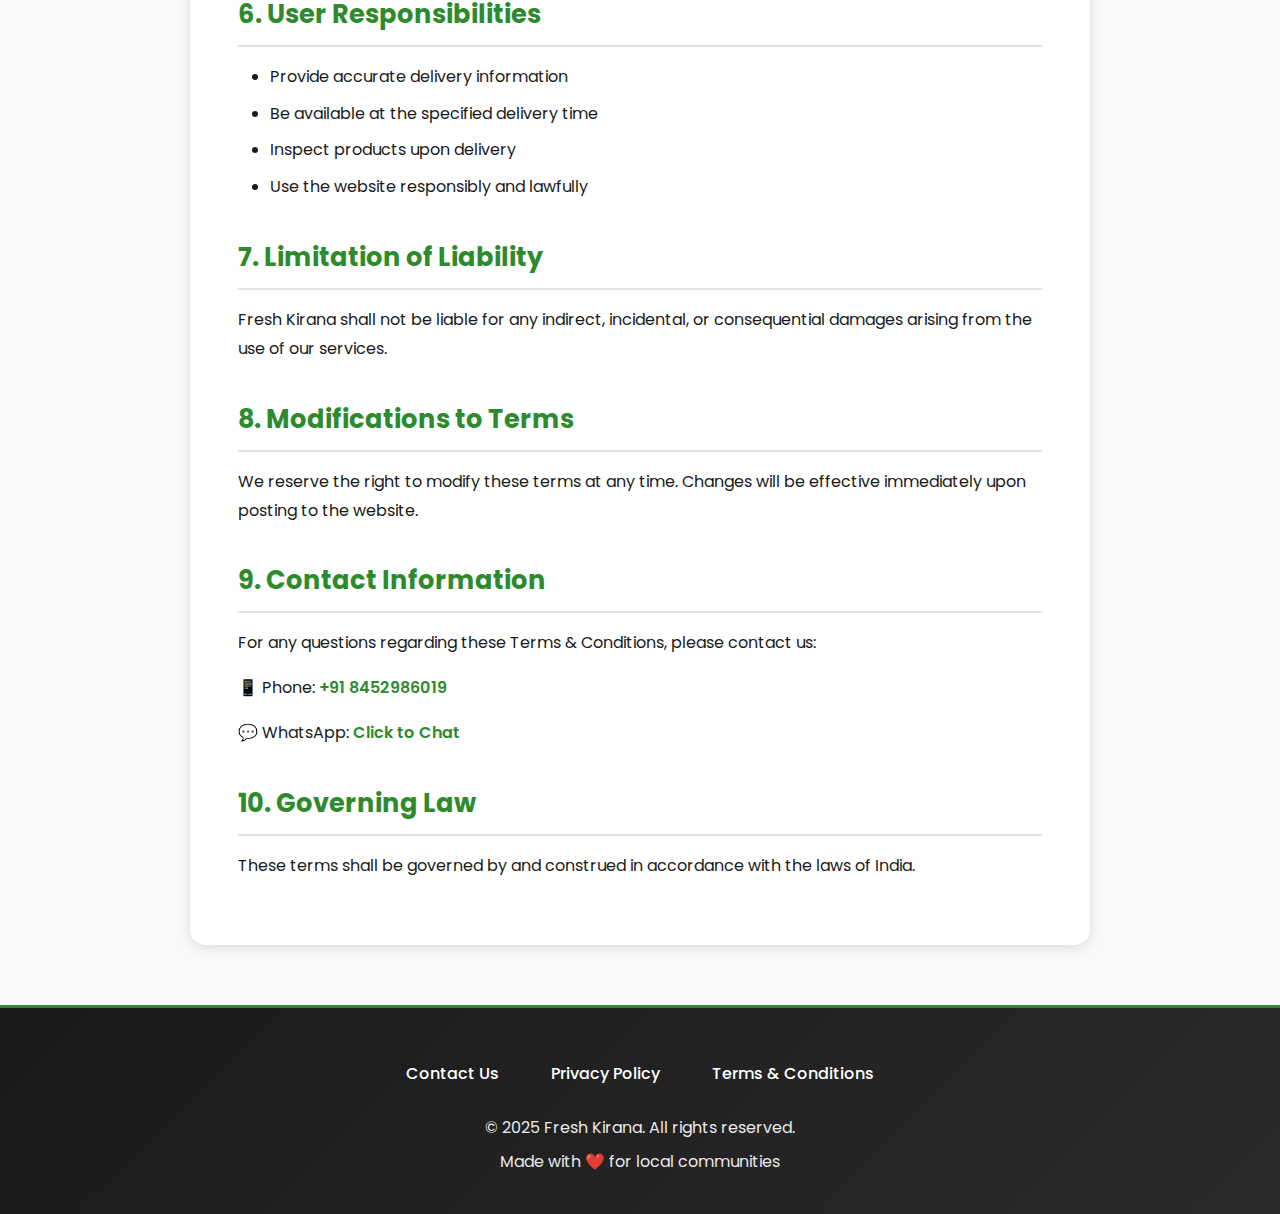
<file: terms.html>
<!DOCTYPE html>
<html lang="en">
<head>
    <meta charset="UTF-8">
    <meta name="viewport" content="width=device-width, initial-scale=1.0">
    <title>Terms & Conditions - Fresh Kirana</title>
    <link rel="stylesheet" href="style.css">
    <link rel="preconnect" href="https://fonts.googleapis.com">
    <link rel="preconnect" href="https://fonts.gstatic.com" crossorigin>
    <link href="https://fonts.googleapis.com/css2?family=Poppins:wght@300;400;600;700&display=swap" rel="stylesheet">
</head>
<body>
    <!-- Navigation -->
    <nav class="navbar">
        <div class="container">
            <div class="nav-content">
                <a href="index.html" class="logo">
                    <span class="logo-icon">🏪</span>
                    <span class="logo-text">Fresh Kirana</span>
                </a>
                <button class="mobile-menu-toggle" id="mobileMenuToggle" aria-label="Toggle menu">
                    <span></span>
                    <span></span>
                    <span></span>
                </button>
                <ul class="nav-links" id="navLinks">
                    <li><a href="index.html">Home</a></li>
                    <li><a href="inventory.html">Inventory</a></li>
                    <li><a href="products.html">Products</a></li>
                    <li><a href="cart.html">Cart <span class="cart-count" id="cartCount">0</span></a></li>
                </ul>
            </div>
        </div>
    </nav>

    <!-- Terms Header -->
    <section class="page-header">
        <div class="container">
            <h1>📋 Terms & Conditions</h1>
            <p>Last updated: January 2025</p>
        </div>
    </section>

    <!-- Terms Content -->
    <section class="page-content">
        <div class="container">
            <div class="policy-content">
                <h2>1. Agreement to Terms</h2>
                <p>By accessing and using Fresh Kirana's services, you agree to be bound by these Terms and Conditions. If you disagree with any part of these terms, you may not use our services.</p>

                <h2>2. Orders and Payments</h2>
                <ul>
                    <li>All orders are subject to availability and confirmation</li>
                    <li>We reserve the right to refuse or cancel any order</li>
                    <li>Prices are subject to change without notice</li>
                    <li>Payment must be made upon delivery or as agreed</li>
                    <li>We accept cash and digital payment methods</li>
                </ul>

                <h2>3. Delivery</h2>
                <ul>
                    <li>We deliver to specified local areas only</li>
                    <li>Delivery times are estimates and not guaranteed</li>
                    <li>You must be available to receive the order</li>
                    <li>Delivery charges may apply based on location and order value</li>
                </ul>

                <h2>4. Product Information</h2>
                <ul>
                    <li>We strive to provide accurate product descriptions and prices</li>
                    <li>Product images are for reference only</li>
                    <li>We reserve the right to correct any errors in pricing or descriptions</li>
                    <li>Product availability is subject to stock</li>
                </ul>

                <h2>5. Returns and Refunds</h2>
                <ul>
                    <li>Damaged or defective products can be returned immediately upon delivery</li>
                    <li>Perishable items cannot be returned once delivered unless defective</li>
                    <li>Refunds will be processed as per our return policy</li>
                    <li>Contact us within 24 hours for any quality issues</li>
                </ul>

                <h2>6. User Responsibilities</h2>
                <ul>
                    <li>Provide accurate delivery information</li>
                    <li>Be available at the specified delivery time</li>
                    <li>Inspect products upon delivery</li>
                    <li>Use the website responsibly and lawfully</li>
                </ul>

                <h2>7. Limitation of Liability</h2>
                <p>Fresh Kirana shall not be liable for any indirect, incidental, or consequential damages arising from the use of our services.</p>

                <h2>8. Modifications to Terms</h2>
                <p>We reserve the right to modify these terms at any time. Changes will be effective immediately upon posting to the website.</p>

                <h2>9. Contact Information</h2>
                <p>For any questions regarding these Terms & Conditions, please contact us:</p>
                <p>📱 Phone: <a href="tel:+918452986019">+91 8452986019</a></p>
                <p>💬 WhatsApp: <a href="https://wa.me/918452986019" target="_blank">Click to Chat</a></p>

                <h2>10. Governing Law</h2>
                <p>These terms shall be governed by and construed in accordance with the laws of India.</p>
            </div>
        </div>
    </section>

    <!-- Footer -->
    <footer class="footer">
        <div class="container">
            <div class="footer-links">
                <a href="contact.html">Contact Us</a>
                <a href="privacy.html">Privacy Policy</a>
                <a href="terms.html">Terms & Conditions</a>
            </div>
            <p>&copy; 2025 Fresh Kirana. All rights reserved.</p>
            <p>Made with ❤️ for local communities</p>
        </div>
    </footer>

    <script src="script.js"></script>
</body>
</html>
</file>
<file: style.css>
/* Global Styles */
* {
    margin: 0;
    padding: 0;
    box-sizing: border-box;
}

:root {
    --primary-color: #2d8a2d;
    --primary-dark: #1e6b1e;
    --primary-light: #4CAF50;
    --secondary-color: #ff7b00;
    --secondary-dark: #e66d00;
    --secondary-light: #ff9933;
    --dark-color: #1a1a1a;
    --light-color: #f8f9fa;
    --white: #ffffff;
    --gray: #666;
    --gray-light: #e9ecef;
    --border-color: #dee2e6;
    --success: #28a745;
    --danger: #dc3545;
    --shadow-sm: 0 2px 4px rgba(0,0,0,0.08);
    --shadow-md: 0 4px 12px rgba(0,0,0,0.1);
    --shadow-lg: 0 8px 24px rgba(0,0,0,0.12);
    --shadow-xl: 0 12px 40px rgba(0,0,0,0.15);
}

body {
    font-family: 'Poppins', sans-serif;
    line-height: 1.6;
    color: var(--dark-color);
    background: linear-gradient(135deg, #f8f9fa 0%, #e9ecef 50%, #f8f9fa 100%);
    background-attachment: fixed;
}

.container {
    max-width: 1200px;
    margin: 0 auto;
    padding: 0 20px;
}

/* Navigation */
.navbar {
    background: var(--white);
    box-shadow: 0 2px 20px rgba(0,0,0,0.08);
    position: sticky;
    top: 0;
    z-index: 1000;
    backdrop-filter: blur(10px);
    background: rgba(255, 255, 255, 0.95);
}

.nav-content {
    display: flex;
    justify-content: space-between;
    align-items: center;
    padding: 1rem 0;
}

.logo {
    display: flex;
    align-items: center;
    gap: 10px;
    font-size: 1.5rem;
    font-weight: 700;
    color: var(--primary-color);
    text-decoration: none;
    transition: all 0.3s ease;
    cursor: pointer;
}

.logo:hover {
    color: #1e6b1e;
    transform: scale(1.05);
}

.logo:active {
    transform: scale(0.98);
}

.logo-icon {
    font-size: 2rem;
}

.nav-links {
    display: flex;
    list-style: none;
    gap: 2rem;
}

/* Mobile Menu Toggle */
.mobile-menu-toggle {
    display: none;
    flex-direction: column;
    gap: 5px;
    background: none;
    border: none;
    cursor: pointer;
    padding: 8px;
    z-index: 1001;
}

.mobile-menu-toggle span {
    width: 25px;
    height: 3px;
    background: var(--primary-color);
    border-radius: 3px;
    transition: all 0.3s ease;
}

.mobile-menu-toggle.active span:nth-child(1) {
    transform: rotate(45deg) translate(8px, 8px);
}

.mobile-menu-toggle.active span:nth-child(2) {
    opacity: 0;
}

.mobile-menu-toggle.active span:nth-child(3) {
    transform: rotate(-45deg) translate(7px, -7px);
}

.nav-links a {
    text-decoration: none;
    color: var(--dark-color);
    font-weight: 500;
    transition: all 0.3s ease;
    position: relative;
    padding: 5px 0;
}

.nav-links a::after {
    content: '';
    position: absolute;
    bottom: 0;
    left: 0;
    width: 0;
    height: 2px;
    background: var(--primary-color);
    transition: width 0.3s ease;
}

.nav-links a:hover::after,
.nav-links a.active::after {
    width: 100%;
}

.nav-links a:hover,
.nav-links a.active {
    color: var(--primary-color);
}

.nav-links a:active {
    transform: scale(0.95);
}

.cart-count {
    background: var(--secondary-color);
    color: var(--white);
    border-radius: 50%;
    padding: 2px 8px;
    font-size: 0.75rem;
    margin-left: 5px;
}

/* Hero Section */
.hero {
    background: linear-gradient(135deg, #2d8a2d 0%, #1e6b1e 50%, #0d5a0d 100%);
    color: var(--white);
    padding: 100px 0;
    text-align: center;
    position: relative;
    overflow: hidden;
}

.hero::before {
    content: '';
    position: absolute;
    top: 0;
    left: 0;
    right: 0;
    bottom: 0;
    background: url('data:image/svg+xml,<svg width="100" height="100" xmlns="http://www.w3.org/2000/svg"><circle cx="50" cy="50" r="2" fill="rgba(255,255,255,0.1)"/></svg>');
    opacity: 0.3;
}

.hero-content {
    position: relative;
    z-index: 1;
}

.hero-title {
    font-size: 3.5rem;
    margin-bottom: 1.5rem;
    font-weight: 700;
    text-shadow: 2px 2px 8px rgba(0,0,0,0.2);
    animation: fadeInUp 0.8s ease;
}

.hero-subtitle {
    font-size: 1.3rem;
    margin-bottom: 2.5rem;
    opacity: 0.95;
    animation: fadeInUp 0.8s ease 0.2s backwards;
}

@keyframes fadeInUp {
    from {
        opacity: 0;
        transform: translateY(30px);
    }
    to {
        opacity: 1;
        transform: translateY(0);
    }
}

.hero-buttons {
    display: flex;
    gap: 1rem;
    justify-content: center;
    flex-wrap: wrap;
}

/* Buttons */
.btn {
    display: inline-block;
    padding: 14px 32px;
    border-radius: 12px;
    text-decoration: none;
    font-weight: 600;
    transition: all 0.3s cubic-bezier(0.175, 0.885, 0.32, 1.275);
    border: none;
    cursor: pointer;
    font-size: 1rem;
    position: relative;
    overflow: hidden;
    box-shadow: var(--shadow-md);
}

.btn::before {
    content: '';
    position: absolute;
    top: 50%;
    left: 50%;
    width: 0;
    height: 0;
    border-radius: 50%;
    background: rgba(255, 255, 255, 0.3);
    transform: translate(-50%, -50%);
    transition: width 0.6s, height 0.6s;
}

.btn:hover::before {
    width: 300px;
    height: 300px;
}

.btn:hover {
    transform: translateY(-3px) scale(1.02);
    box-shadow: var(--shadow-lg);
}

.btn:active {
    transform: translateY(0) scale(0.98);
    box-shadow: var(--shadow-sm);
}

.btn-primary {
    background: linear-gradient(135deg, var(--secondary-color) 0%, var(--secondary-dark) 100%);
    color: var(--white);
}

.btn-primary:hover {
    background: linear-gradient(135deg, var(--secondary-dark) 0%, #cc6000 100%);
    box-shadow: 0 8px 25px rgba(255, 123, 0, 0.4);
}

.btn-primary:active {
    background: linear-gradient(135deg, #cc6000 0%, #b35700 100%);
}

.btn-secondary {
    background: var(--white);
    color: var(--primary-color);
    border: 2px solid var(--primary-color);
}

.btn-secondary:hover {
    background: var(--light-color);
    border-color: #1e6b1e;
}

.btn-secondary:active {
    background: #e0e0e0;
    border-color: #1e6b1e;
}

.btn-outline {
    background: transparent;
    border: 2px solid var(--primary-color);
    color: var(--primary-color);
}

.btn-outline:hover {
    background: var(--primary-color);
    color: var(--white);
}

.btn-outline:active {
    background: #1e6b1e;
    color: var(--white);
}

.btn-whatsapp {
    background: #25D366;
    color: var(--white);
}

.btn-whatsapp:hover {
    background: #20bd5a;
}

.btn-whatsapp:active {
    background: #1ea952;
}

.btn-call {
    background: var(--secondary-color);
    color: var(--white);
}

.btn-call:hover {
    background: #e66d00;
}

.btn-call:active {
    background: #cc6000;
}

.btn-map {
    background: #4285F4;
    color: var(--white);
}

.btn-map:hover {
    background: #3275e4;
}

.btn-map:active {
    background: #2265d4;
}

.btn-full {
    width: 100%;
    text-align: center;
}

/* Features Section */
.features {
    padding: 80px 0;
    background: var(--white);
    position: relative;
}

.features::before {
    content: '';
    position: absolute;
    top: 0;
    left: 0;
    right: 0;
    height: 5px;
    background: linear-gradient(90deg, var(--primary-color), var(--secondary-color), var(--primary-color));
}

.section-title {
    text-align: center;
    font-size: 2.8rem;
    margin-bottom: 3.5rem;
    color: var(--primary-color);
    font-weight: 800;
    position: relative;
    display: inline-block;
    width: 100%;
}

.section-title::after {
    content: '';
    position: absolute;
    bottom: -15px;
    left: 50%;
    transform: translateX(-50%);
    width: 100px;
    height: 4px;
    background: linear-gradient(90deg, transparent, var(--secondary-color), transparent);
    border-radius: 2px;
}

.features-grid {
    display: grid;
    grid-template-columns: repeat(auto-fit, minmax(250px, 1fr));
    gap: 2rem;
}

.feature-card {
    text-align: center;
    padding: 2.5rem;
    border-radius: 16px;
    background: linear-gradient(145deg, var(--white) 0%, var(--light-color) 100%);
    transition: all 0.4s cubic-bezier(0.175, 0.885, 0.32, 1.275);
    box-shadow: var(--shadow-sm);
    border: 1px solid var(--border-color);
}

.feature-card:hover {
    transform: translateY(-10px) scale(1.02);
    box-shadow: var(--shadow-lg);
    border-color: var(--primary-color);
}

.feature-icon {
    font-size: 3.5rem;
    margin-bottom: 1rem;
    display: inline-block;
    animation: bounce 2s infinite;
}

@keyframes bounce {
    0%, 100% { transform: translateY(0); }
    50% { transform: translateY(-10px); }
}

.feature-card:hover .feature-icon {
    animation: spin 0.6s ease;
}

@keyframes spin {
    from { transform: rotate(0deg) scale(1); }
    50% { transform: rotate(180deg) scale(1.2); }
    to { transform: rotate(360deg) scale(1); }
}

.feature-card h3 {
    margin-bottom: 0.5rem;
    color: var(--primary-color);
}

/* Categories */
.categories-preview {
    padding: 80px 0;
    background: linear-gradient(135deg, #f8f9fa 0%, #ffffff 50%, #f8f9fa 100%);
    position: relative;
    overflow: hidden;
}

.categories-preview::before {
    content: '';
    position: absolute;
    top: 0;
    left: 0;
    right: 0;
    height: 4px;
    background: linear-gradient(90deg, transparent, var(--primary-color), var(--secondary-color), var(--primary-color), transparent);
}

.categories-scroll-container {
    overflow-x: auto;
    overflow-y: visible;
    -webkit-overflow-scrolling: touch;
    scrollbar-width: thin;
    scrollbar-color: var(--primary-color) rgba(0,0,0,0.05);
    padding: 20px 0 30px 0;
}

.categories-scroll-container::-webkit-scrollbar {
    height: 10px;
}

.categories-scroll-container::-webkit-scrollbar-track {
    background: rgba(0,0,0,0.05);
    border-radius: 10px;
    margin: 0 20px;
}

.categories-scroll-container::-webkit-scrollbar-thumb {
    background: linear-gradient(90deg, var(--primary-color), var(--primary-light));
    border-radius: 10px;
    transition: background 0.3s ease;
}

.categories-scroll-container::-webkit-scrollbar-thumb:hover {
    background: linear-gradient(90deg, var(--primary-dark), var(--primary-color));
}

.categories-grid {
    display: inline-flex;
    gap: 20px;
    padding-bottom: 10px;
    min-width: 100%;
}

.category-card {
    background: linear-gradient(145deg, #ffffff 0%, #f8f9fa 100%);
    padding: 2rem 1.5rem;
    border-radius: 20px;
    text-align: center;
    cursor: pointer;
    transition: all 0.4s cubic-bezier(0.34, 1.56, 0.64, 1);
    border: 2px solid transparent;
    min-width: 140px;
    max-width: 140px;
    flex-shrink: 0;
    box-shadow: 0 4px 15px rgba(0,0,0,0.08);
    position: relative;
    overflow: visible;
    text-decoration: none;
    color: inherit;
    display: flex;
    flex-direction: column;
    align-items: center;
    justify-content: center;
    gap: 10px;
}

.category-card::before {
    content: '';
    position: absolute;
    top: 0;
    left: 0;
    right: 0;
    bottom: 0;
    border-radius: 20px;
    background: linear-gradient(135deg, rgba(45, 138, 45, 0.1), rgba(76, 175, 80, 0.05));
    opacity: 0;
    transition: opacity 0.4s ease;
    z-index: -1;
}

.category-card:hover {
    border-color: var(--primary-color);
    transform: translateY(-10px);
    box-shadow: 0 15px 35px rgba(45, 138, 45, 0.2);
    background: linear-gradient(145deg, #ffffff 0%, #e8f5e9 100%);
}

.category-card:hover::before {
    opacity: 1;
}

.category-card:active {
    transform: translateY(-5px);
    box-shadow: 0 8px 20px rgba(45, 138, 45, 0.15);
}

.category-icon {
    font-size: 3.5rem;
    transition: all 0.4s cubic-bezier(0.34, 1.56, 0.64, 1);
    display: block;
}

.category-card:hover .category-icon {
    transform: scale(1.15) rotate(5deg);
    filter: drop-shadow(0 5px 10px rgba(45, 138, 45, 0.3));
}

.category-card h3 {
    font-size: 0.95rem;
    font-weight: 600;
    color: var(--dark-color);
    transition: all 0.3s ease;
    line-height: 1.3;
}

.category-card:hover h3 {
    color: var(--primary-color);
    transform: translateY(-2px);
}

/* Contact Section */
.contact-section {
    padding: 60px 0;
    background: var(--white);
}

.contact-buttons {
    display: flex;
    gap: 1rem;
    justify-content: center;
    flex-wrap: wrap;
}

/* Price List Section */
.price-list-section {
    padding: 60px 0;
    background: var(--light-color);
}

.price-list-grid {
    display: grid;
    grid-template-columns: repeat(auto-fill, minmax(280px, 1fr));
    gap: 1rem;
    margin-bottom: 2rem;
}

.price-list-category {
    background: var(--white);
    border-radius: 16px;
    padding: 1.8rem;
    box-shadow: var(--shadow-md);
    transition: all 0.3s ease;
    border: 1px solid var(--border-color);
}

.price-list-category:hover {
    transform: translateY(-5px);
    box-shadow: var(--shadow-lg);
    border-color: var(--primary-light);
}

.price-list-category h3 {
    color: var(--primary-color);
    font-size: 1.3rem;
    margin-bottom: 1rem;
    padding-bottom: 0.5rem;
    border-bottom: 2px solid var(--primary-color);
    display: flex;
    align-items: center;
    gap: 0.5rem;
}

.price-list-items {
    list-style: none;
}

.price-item {
    display: flex;
    justify-content: space-between;
    align-items: center;
    padding: 0.75rem 0;
    border-bottom: 1px solid var(--border-color);
}

.price-item:last-child {
    border-bottom: none;
}

.price-item-name {
    color: var(--dark-color);
    font-weight: 500;
}

.price-item-price {
    color: var(--primary-color);
    font-weight: 700;
    font-size: 1.1rem;
}

/* Footer */
.footer {
    background: linear-gradient(135deg, var(--dark-color) 0%, #2a2a2a 100%);
    color: var(--white);
    text-align: center;
    padding: 3rem 0 2rem 0;
    border-top: 3px solid var(--primary-color);
}

.footer-links {
    display: flex;
    justify-content: center;
    gap: 2rem;
    margin-bottom: 1.5rem;
    flex-wrap: wrap;
}

.footer-links a {
    color: var(--white);
    text-decoration: none;
    font-weight: 500;
    transition: all 0.3s ease;
    position: relative;
    padding: 5px 10px;
}

.footer-links a::after {
    content: '';
    position: absolute;
    bottom: 0;
    left: 0;
    width: 0;
    height: 2px;
    background: var(--primary-color);
    transition: width 0.3s ease;
}

.footer-links a:hover {
    color: var(--primary-light);
}

.footer-links a:hover::after {
    width: 100%;
}

.footer p {
    margin: 0.5rem 0;
    opacity: 0.9;
}

/* Products Page */
.products-header {
    background: var(--primary-color);
    color: var(--white);
    padding: 40px 0;
    text-align: center;
}

.products-header h1 {
    font-size: 2.5rem;
    margin-bottom: 1.5rem;
}

.search-bar {
    max-width: 600px;
    margin: 0 auto;
}

.search-bar input {
    width: 100%;
    padding: 15px 20px;
    border-radius: 50px;
    border: none;
    font-size: 1rem;
    outline: none;
}

/* Category Filter */
.category-filter {
    background: var(--white);
    padding: 20px 0;
    position: sticky;
    top: 70px;
    z-index: 100;
    box-shadow: 0 2px 5px rgba(0,0,0,0.1);
}

.filter-buttons {
    display: flex;
    gap: 10px;
    overflow-x: auto;
    padding-bottom: 10px;
}

.filter-btn {
    padding: 10px 20px;
    border-radius: 25px;
    border: 2px solid var(--border-color);
    background: var(--white);
    cursor: pointer;
    white-space: nowrap;
    transition: all 0.3s ease;
    font-weight: 500;
}

.filter-btn:hover {
    background: var(--primary-color);
    color: var(--white);
    border-color: var(--primary-color);
    transform: translateY(-2px);
    box-shadow: 0 4px 8px rgba(45, 138, 45, 0.3);
}

.filter-btn:active {
    transform: translateY(0);
    box-shadow: 0 2px 4px rgba(45, 138, 45, 0.3);
}

.filter-btn.active {
    background: var(--primary-color);
    color: var(--white);
    border-color: var(--primary-color);
}

/* Products Grid */
.products-section {
    padding: 40px 0;
}

.products-grid {
    display: grid;
    grid-template-columns: repeat(auto-fill, minmax(250px, 1fr));
    gap: 2rem;
}

.product-card {
    background: var(--white);
    border-radius: 16px;
    overflow: hidden;
    box-shadow: var(--shadow-md);
    transition: all 0.4s cubic-bezier(0.175, 0.885, 0.32, 1.275);
    cursor: pointer;
    border: 1px solid var(--border-color);
}

.product-card:hover {
    transform: translateY(-12px) rotate(1deg);
    box-shadow: 0 16px 40px rgba(45, 138, 45, 0.2);
    border-color: var(--primary-light);
}

.product-card:active {
    transform: translateY(-6px) rotate(0deg);
    box-shadow: 0 10px 25px rgba(45, 138, 45, 0.15);
}

.product-image {
    width: 100%;
    height: 200px;
    object-fit: cover;
    background: linear-gradient(135deg, #f8f9fa 0%, #e9ecef 100%);
    display: flex;
    align-items: center;
    justify-content: center;
    font-size: 4rem;
    transition: all 0.4s ease;
    position: relative;
}

.product-card:hover .product-image {
    transform: scale(1.1);
    font-size: 4.5rem;
}

.product-info {
    padding: 1.5rem;
}

.product-category {
    color: var(--gray);
    font-size: 0.85rem;
    margin-bottom: 0.5rem;
}

.product-name {
    font-size: 1.2rem;
    margin-bottom: 0.5rem;
    color: var(--dark-color);
}

.product-price {
    font-size: 1.5rem;
    color: var(--primary-color);
    font-weight: 700;
    margin-bottom: 1rem;
}

.product-actions {
    display: flex;
    gap: 10px;
    align-items: center;
}

.quantity-input {
    width: 60px;
    padding: 8px;
    border: 2px solid var(--border-color);
    border-radius: 6px;
    text-align: center;
    font-size: 1rem;
}

.add-to-cart-btn {
    flex: 1;
    padding: 12px;
    background: linear-gradient(135deg, var(--primary-color) 0%, var(--primary-dark) 100%);
    color: var(--white);
    border: none;
    border-radius: 10px;
    cursor: pointer;
    font-weight: 600;
    transition: all 0.3s ease;
    box-shadow: 0 4px 12px rgba(45, 138, 45, 0.3);
    position: relative;
    overflow: hidden;
}

.add-to-cart-btn::before {
    content: '';
    position: absolute;
    top: 50%;
    left: 50%;
    width: 0;
    height: 0;
    background: rgba(255, 255, 255, 0.2);
    border-radius: 50%;
    transform: translate(-50%, -50%);
    transition: width 0.6s, height 0.6s;
}

.add-to-cart-btn:hover::before {
    width: 300px;
    height: 300px;
}

.add-to-cart-btn:hover {
    background: linear-gradient(135deg, var(--primary-dark) 0%, #0d5a0d 100%);
    transform: scale(1.05);
    box-shadow: 0 6px 20px rgba(30, 107, 30, 0.4);
}

.add-to-cart-btn:active {
    background: linear-gradient(135deg, #155a15 0%, #0a4a0a 100%);
    transform: scale(0.98);
    box-shadow: 0 2px 8px rgba(0,0,0,0.2);
}

.add-to-cart-btn.added {
    background: linear-gradient(135deg, var(--secondary-color) 0%, var(--secondary-dark) 100%);
    animation: buttonPulse 0.6s ease;
}

@keyframes buttonPulse {
    0% {
        background: var(--secondary-color);
        transform: scale(1);
    }
    50% {
        background: #ff9933;
        transform: scale(1.1);
        box-shadow: 0 0 20px rgba(255, 123, 0, 0.6);
    }
    100% {
        background: var(--primary-color);
        transform: scale(1);
    }
}

/* Cart Page */
.cart-header {
    background: var(--primary-color);
    color: var(--white);
    padding: 40px 0;
    text-align: center;
}

.cart-header h1 {
    font-size: 2.5rem;
}

.cart-section {
    padding: 40px 0;
}

.cart-content {
    display: grid;
    grid-template-columns: 2fr 1fr;
    gap: 2rem;
}

.cart-items {
    background: var(--white);
    padding: 2rem;
    border-radius: 12px;
}

.empty-cart {
    text-align: center;
    padding: 3rem;
    color: var(--gray);
}

.empty-cart-icon {
    font-size: 4rem;
    margin-bottom: 1rem;
}

.cart-item {
    display: flex;
    gap: 1.5rem;
    padding: 1.5rem 0;
    border-bottom: 1px solid var(--border-color);
}

.cart-item:last-child {
    border-bottom: none;
}

.cart-item-image {
    width: 80px;
    height: 80px;
    background: var(--light-color);
    border-radius: 8px;
    display: flex;
    align-items: center;
    justify-content: center;
    font-size: 2.5rem;
}

.cart-item-info {
    flex: 1;
}

.cart-item-name {
    font-size: 1.2rem;
    font-weight: 600;
    margin-bottom: 0.5rem;
}

.cart-item-price {
    color: var(--primary-color);
    font-weight: 600;
    font-size: 1.1rem;
}

.cart-item-actions {
    display: flex;
    flex-direction: column;
    justify-content: space-between;
    align-items: flex-end;
}

.quantity-controls {
    display: flex;
    gap: 10px;
    align-items: center;
}

.qty-btn {
    width: 30px;
    height: 30px;
    border: 2px solid var(--primary-color);
    background: var(--white);
    color: var(--primary-color);
    border-radius: 50%;
    cursor: pointer;
    font-weight: 700;
    transition: all 0.3s ease;
}

.qty-btn:hover {
    background: var(--primary-color);
    color: var(--white);
    transform: scale(1.1);
    box-shadow: 0 2px 6px rgba(45, 138, 45, 0.4);
}

.qty-btn:active {
    transform: scale(0.95);
    box-shadow: 0 1px 3px rgba(45, 138, 45, 0.3);
}

.remove-btn {
    color: var(--danger);
    cursor: pointer;
    font-size: 0.9rem;
    text-decoration: underline;
    transition: all 0.3s ease;
}

.remove-btn:hover {
    color: #c82333;
    font-weight: 600;
    text-decoration: none;
}

.remove-btn:active {
    color: #a71d2a;
}

/* Cart Summary */
.cart-summary {
    background: linear-gradient(145deg, var(--white) 0%, var(--light-color) 100%);
    padding: 2rem;
    border-radius: 16px;
    height: fit-content;
    position: sticky;
    top: 100px;
    box-shadow: var(--shadow-lg);
    border: 1px solid var(--border-color);
}

.cart-summary h2 {
    margin-bottom: 1.5rem;
    color: var(--primary-color);
}

.summary-row {
    display: flex;
    justify-content: space-between;
    margin-bottom: 1rem;
    padding-bottom: 1rem;
    border-bottom: 1px solid var(--border-color);
}

.summary-row.total {
    font-size: 1.5rem;
    font-weight: 700;
    color: var(--primary-color);
    border-bottom: none;
}

.customer-form {
    margin: 2rem 0;
}

.customer-form h3 {
    margin-bottom: 1rem;
    color: var(--dark-color);
}

.customer-form input,
.customer-form textarea {
    width: 100%;
    padding: 12px;
    margin-bottom: 1rem;
    border: 2px solid var(--border-color);
    border-radius: 8px;
    font-family: 'Poppins', sans-serif;
    font-size: 1rem;
}

.customer-form input:focus,
.customer-form textarea:focus {
    outline: none;
    border-color: var(--primary-color);
}

.cart-actions {
    display: flex;
    flex-direction: column;
    gap: 1rem;
}

/* Product Management Modal */
.product-modal {
    position: fixed;
    top: 0;
    left: 0;
    width: 100%;
    height: 100%;
    background: rgba(0, 0, 0, 0.6);
    display: flex;
    justify-content: center;
    align-items: center;
    z-index: 10000;
    animation: fadeIn 0.3s ease;
}

.product-modal-content {
    background: var(--white);
    padding: 2.5rem;
    border-radius: 16px;
    max-width: 500px;
    width: 90%;
    max-height: 90vh;
    overflow-y: auto;
    box-shadow: var(--shadow-xl);
    animation: slideUp 0.3s ease;
}

@keyframes slideUp {
    from {
        opacity: 0;
        transform: translateY(50px);
    }
    to {
        opacity: 1;
        transform: translateY(0);
    }
}

.product-modal-content h2 {
    color: var(--primary-color);
    margin-bottom: 1.5rem;
    font-size: 1.8rem;
}

.form-group {
    margin-bottom: 1.5rem;
}

.form-group label {
    display: block;
    margin-bottom: 0.5rem;
    font-weight: 600;
    color: var(--dark-color);
}

.form-group input,
.form-group select,
.form-group textarea {
    width: 100%;
    padding: 12px 15px;
    border: 2px solid var(--border-color);
    border-radius: 8px;
    font-family: 'Poppins', sans-serif;
    font-size: 1rem;
    transition: all 0.3s ease;
}

.form-group input:focus,
.form-group select:focus,
.form-group textarea:focus {
    outline: none;
    border-color: var(--primary-color);
    box-shadow: 0 0 0 3px rgba(45, 138, 45, 0.1);
}

.modal-buttons {
    display: flex;
    gap: 1rem;
    margin-top: 2rem;
}

.modal-buttons .btn {
    flex: 1;
}

/* Edit/Delete Action Buttons */
.action-btns {
    display: flex;
    gap: 0.5rem;
    flex-wrap: wrap;
}

.btn-edit,
.btn-delete {
    padding: 6px 12px;
    border-radius: 6px;
    border: none;
    cursor: pointer;
    font-weight: 600;
    font-size: 0.85rem;
    transition: all 0.3s ease;
}

.btn-edit {
    background: linear-gradient(135deg, #4285F4, #3275e4);
    color: var(--white);
}

.btn-edit:hover {
    background: linear-gradient(135deg, #3275e4, #2265d4);
    transform: translateY(-2px);
    box-shadow: 0 4px 12px rgba(66, 133, 244, 0.3);
}

.btn-delete {
    background: linear-gradient(135deg, var(--danger), #c82333);
    color: var(--white);
}

.btn-delete:hover {
    background: linear-gradient(135deg, #c82333, #a71d2a);
    transform: translateY(-2px);
    box-shadow: 0 4px 12px rgba(220, 53, 69, 0.3);
}

.btn-edit:active,
.btn-delete:active {
    transform: translateY(0);
}

/* Editable Fields in Table */
.editable-field {
    padding: 6px 10px;
    border: 1px solid transparent;
    border-radius: 4px;
    transition: all 0.3s ease;
    background: transparent;
    width: 100%;
    font-family: 'Poppins', sans-serif;
}

.editable-field:hover {
    background: var(--light-color);
    border-color: var(--border-color);
}

.editable-field:focus {
    outline: none;
    border-color: var(--primary-color);
    background: var(--white);
}

/* Responsive Design */
@media (max-width: 768px) {
    .hero-title {
        font-size: 2rem;
    }

    .hero-subtitle {
        font-size: 1rem;
    }

    /* Mobile Navigation */
    .mobile-menu-toggle {
        display: flex;
    }

    .nav-links {
        position: fixed;
        top: 0;
        right: -100%;
        height: 100vh;
        width: 70%;
        max-width: 300px;
        background: var(--white);
        flex-direction: column;
        gap: 0;
        padding: 80px 30px 30px 30px;
        box-shadow: -5px 0 20px rgba(0,0,0,0.1);
        transition: right 0.4s ease;
        z-index: 999;
    }

    .nav-links.active {
        right: 0;
    }

    .nav-links.active::before {
        content: '';
        position: fixed;
        top: 0;
        left: 0;
        width: 100vw;
        height: 100vh;
        background: rgba(0, 0, 0, 0.5);
        z-index: -1;
        animation: fadeIn 0.4s ease;
    }

    @keyframes fadeIn {
        from { opacity: 0; }
        to { opacity: 1; }
    }

    .nav-links li {
        width: 100%;
        border-bottom: 1px solid var(--gray-light);
    }

    .nav-links a {
        display: block;
        padding: 15px 0;
        font-size: 1.1rem;
        font-weight: 600;
    }

    .nav-links a::after {
        display: none;
    }

    .cart-count {
        margin-left: 8px;
        padding: 3px 10px;
    }

    .logo {
        font-size: 1.2rem;
        gap: 8px;
    }

    .logo-icon {
        font-size: 1.5rem;
    }

    .logo-text {
        font-size: 1.2rem;
    }

    .section-title {
        font-size: 2rem;
    }

    .products-grid {
        grid-template-columns: repeat(auto-fill, minmax(150px, 1fr));
        gap: 1rem;
    }

    .cart-content {
        grid-template-columns: 1fr;
    }

    .cart-summary {
        position: relative;
        top: 0;
    }

    .filter-buttons {
        justify-content: flex-start;
    }

    .contact-buttons {
        flex-direction: column;
    }

    .contact-buttons .btn {
        width: 100%;
    }

    .inventory-table-container {
        overflow-x: auto;
    }

    .stats-grid {
        grid-template-columns: repeat(2, 1fr);
    }

    .inventory-actions {
        flex-direction: column;
    }

    .inventory-actions .btn {
        width: 100%;
    }

    /* Product Modal Mobile */
    .product-modal-content {
        padding: 1.5rem;
        width: 95%;
        max-height: 85vh;
    }

    .product-modal-content h2 {
        font-size: 1.4rem;
    }

    .modal-buttons {
        flex-direction: column;
    }

    .modal-buttons .btn {
        width: 100%;
    }

    .action-btns {
        flex-direction: column;
    }

    .btn-edit,
    .btn-delete {
        width: 100%;
    }
}

@media (max-width: 480px) {
    .hero-buttons {
        flex-direction: column;
        width: 100%;
    }

    .hero-buttons .btn {
        width: 100%;
    }

    .products-grid {
        grid-template-columns: 1fr;
    }

    .cart-item {
        flex-direction: column;
    }

    .cart-item-actions {
        flex-direction: row;
        width: 100%;
        justify-content: space-between;
    }
}

/* Inventory Page Styles */
.inventory-stats-section {
    padding: 30px 0;
    background: var(--light-color);
}

.stats-grid {
    display: grid;
    grid-template-columns: repeat(auto-fit, minmax(200px, 1fr));
    gap: 1.5rem;
}

.stat-card {
    background: linear-gradient(145deg, var(--white) 0%, #fafafa 100%);
    padding: 1.5rem;
    border-radius: 12px;
    display: flex;
    align-items: center;
    gap: 1rem;
    box-shadow: var(--shadow-md);
    transition: all 0.3s ease;
    border: 2px solid transparent;
}

.stat-card:hover {
    transform: translateY(-5px);
    box-shadow: var(--shadow-lg);
    border-color: var(--primary-light);
}

.stat-icon {
    font-size: 2.5rem;
}

.stat-info {
    flex: 1;
}

.stat-number {
    font-size: 2rem;
    font-weight: 700;
    color: var(--primary-color);
}

.stat-label {
    font-size: 0.9rem;
    color: var(--gray);
    margin-top: 0.25rem;
}

.inventory-section {
    padding: 40px 0;
    background: var(--white);
}

.inventory-actions {
    display: flex;
    gap: 1rem;
    margin-bottom: 2rem;
    justify-content: space-between;
    align-items: center;
}

.inventory-filters {
    display: flex;
    gap: 10px;
    margin-top: 15px;
    flex-wrap: wrap;
}

.status-filter-btn {
    padding: 8px 16px;
    border-radius: 20px;
    border: 2px solid var(--border-color);
    background: var(--white);
    cursor: pointer;
    font-weight: 500;
    transition: all 0.3s ease;
    font-size: 0.9rem;
}

.status-filter-btn:hover {
    background: var(--secondary-color);
    color: var(--white);
    border-color: var(--secondary-color);
    transform: translateY(-2px);
}

.status-filter-btn.active {
    background: var(--secondary-color);
    color: var(--white);
    border-color: var(--secondary-color);
}

.inventory-table-container {
    background: var(--white);
    border-radius: 12px;
    box-shadow: var(--shadow-md);
    overflow: hidden;
}

.inventory-table {
    width: 100%;
    border-collapse: collapse;
}

.inventory-table thead {
    background: linear-gradient(135deg, var(--primary-color) 0%, var(--primary-dark) 100%);
    color: var(--white);
}

.inventory-table th {
    padding: 1rem;
    text-align: left;
    font-weight: 600;
    font-size: 0.95rem;
}

.inventory-table td {
    padding: 1rem;
    border-bottom: 1px solid var(--border-color);
}

.inventory-table tbody tr {
    transition: all 0.3s ease;
}

.inventory-table tbody tr:hover {
    background: var(--light-color);
    transform: scale(1.01);
}

.product-name-cell {
    display: flex;
    align-items: center;
    gap: 10px;
    font-weight: 600;
}

.product-icon {
    font-size: 1.5rem;
}

.stock-level-input {
    width: 80px;
    padding: 6px 10px;
    border: 2px solid var(--border-color);
    border-radius: 6px;
    font-size: 0.95rem;
    text-align: center;
}

.stock-level-input:focus {
    outline: none;
    border-color: var(--primary-color);
}

.status-badge {
    padding: 6px 12px;
    border-radius: 20px;
    font-size: 0.85rem;
    font-weight: 600;
    display: inline-block;
}

.status-badge.available {
    background: #d4edda;
    color: #155724;
}

.status-badge.low-stock {
    background: #fff3cd;
    color: #856404;
}

.status-badge.out-of-stock {
    background: #f8d7da;
    color: #721c24;
}

.action-buttons {
    display: flex;
    gap: 8px;
}

.action-btn {
    padding: 6px 12px;
    border: none;
    border-radius: 6px;
    cursor: pointer;
    font-weight: 600;
    font-size: 0.85rem;
    transition: all 0.3s ease;
}

.action-btn.mark-available {
    background: var(--success);
    color: var(--white);
}

.action-btn.mark-available:hover {
    background: #218838;
    transform: scale(1.05);
}

.action-btn.mark-out {
    background: var(--danger);
    color: var(--white);
}

.action-btn.mark-out:hover {
    background: #c82333;
    transform: scale(1.05);
}

.action-btn:active {
    transform: scale(0.95);
}

/* Password Protection Modal */
.password-modal {
    position: fixed;
    top: 0;
    left: 0;
    width: 100%;
    height: 100%;
    background: rgba(0, 0, 0, 0.8);
    display: flex;
    justify-content: center;
    align-items: center;
    z-index: 10000;
    backdrop-filter: blur(5px);
}

.password-modal-content {
    background: var(--white);
    padding: 3rem;
    border-radius: 16px;
    box-shadow: var(--shadow-xl);
    max-width: 400px;
    width: 90%;
    text-align: center;
    animation: modalSlideIn 0.3s ease;
}

@keyframes modalSlideIn {
    from {
        opacity: 0;
        transform: translateY(-50px);
    }
    to {
        opacity: 1;
        transform: translateY(0);
    }
}

.password-modal-content h2 {
    color: var(--primary-color);
    margin-bottom: 1rem;
    font-size: 1.8rem;
}

.password-modal-content p {
    color: var(--gray);
    margin-bottom: 1.5rem;
}

.password-modal-content input {
    width: 100%;
    padding: 12px 16px;
    border: 2px solid var(--border-color);
    border-radius: 8px;
    font-size: 1rem;
    margin-bottom: 1rem;
    font-family: 'Poppins', sans-serif;
}

.password-modal-content input:last-of-type {
    margin-bottom: 1.5rem;
}

.password-modal-content input:focus {
    outline: none;
    border-color: var(--primary-color);
}

.password-buttons {
    display: flex;
    gap: 1rem;
}

.password-buttons .btn {
    flex: 1;
}

.password-error {
    color: var(--danger);
    font-weight: 600;
    margin-top: 1rem;
    min-height: 20px;
}

/* Page Header (for Contact, Privacy, Terms pages) */
.page-header {
    background: linear-gradient(135deg, var(--primary-color) 0%, var(--primary-dark) 100%);
    color: var(--white);
    padding: 60px 0;
    text-align: center;
}

.page-header h1 {
    font-size: 2.5rem;
    margin-bottom: 1rem;
    font-weight: 700;
}

.page-header p {
    font-size: 1.1rem;
    opacity: 0.95;
}

/* Page Content */
.page-content {
    padding: 60px 0;
    background: var(--light-color);
}

/* Contact Info Grid */
.contact-info-grid {
    display: grid;
    grid-template-columns: repeat(auto-fit, minmax(250px, 1fr));
    gap: 2rem;
    margin-bottom: 4rem;
}

.contact-info-card {
    background: var(--white);
    padding: 2rem;
    border-radius: 16px;
    text-align: center;
    box-shadow: var(--shadow-md);
    transition: all 0.3s ease;
    border: 2px solid transparent;
}

.contact-info-card:hover {
    transform: translateY(-8px);
    box-shadow: var(--shadow-lg);
    border-color: var(--primary-color);
}

.contact-info-icon {
    font-size: 3rem;
    margin-bottom: 1rem;
}

.contact-info-card h3 {
    color: var(--primary-color);
    margin-bottom: 0.5rem;
    font-size: 1.3rem;
}

.contact-info-card p {
    color: var(--gray);
    margin-bottom: 1rem;
}

.contact-info-card a {
    color: var(--primary-color);
    text-decoration: none;
    font-weight: 600;
}

.btn-small {
    padding: 10px 24px;
    font-size: 0.9rem;
}

/* Contact Form Section */
.contact-form-section {
    max-width: 600px;
    margin: 0 auto;
    background: var(--white);
    padding: 3rem;
    border-radius: 16px;
    box-shadow: var(--shadow-lg);
}

.contact-form-section h2 {
    text-align: center;
    color: var(--primary-color);
    margin-bottom: 2rem;
    font-size: 2rem;
}

.contact-form {
    display: flex;
    flex-direction: column;
    gap: 1.5rem;
}

.form-group {
    display: flex;
    flex-direction: column;
    gap: 0.5rem;
}

.form-group label {
    font-weight: 600;
    color: var(--dark-color);
    font-size: 0.95rem;
}

.form-group input,
.form-group textarea {
    padding: 12px 16px;
    border: 2px solid var(--border-color);
    border-radius: 10px;
    font-size: 1rem;
    font-family: 'Poppins', sans-serif;
    transition: all 0.3s ease;
    outline: none;
}

.form-group input:focus,
.form-group textarea:focus {
    border-color: var(--primary-color);
    box-shadow: 0 0 0 3px rgba(45, 138, 45, 0.1);
}

.form-group textarea {
    resize: vertical;
    min-height: 120px;
}

/* Policy Content */
.policy-content {
    max-width: 900px;
    margin: 0 auto;
    background: var(--white);
    padding: 3rem;
    border-radius: 16px;
    box-shadow: var(--shadow-md);
    line-height: 1.8;
}

.policy-content h2 {
    color: var(--primary-color);
    margin-top: 2rem;
    margin-bottom: 1rem;
    font-size: 1.6rem;
    padding-bottom: 0.5rem;
    border-bottom: 2px solid var(--border-color);
}

.policy-content h2:first-child {
    margin-top: 0;
}

.policy-content p {
    margin-bottom: 1rem;
    color: var(--dark-color);
}

.policy-content ul {
    margin-left: 2rem;
    margin-bottom: 1rem;
}

.policy-content li {
    margin-bottom: 0.5rem;
    color: var(--dark-color);
}

.policy-content a {
    color: var(--primary-color);
    text-decoration: none;
    font-weight: 600;
}

.policy-content a:hover {
    text-decoration: underline;
}

/* Responsive Design for New Pages */
@media (max-width: 768px) {
    .page-header h1 {
        font-size: 2rem;
    }

    .contact-info-grid {
        grid-template-columns: 1fr;
    }

    .contact-form-section {
        padding: 2rem 1.5rem;
    }

    .policy-content {
        padding: 2rem 1.5rem;
    }

    .footer-links {
        flex-direction: column;
        gap: 1rem;
    }
}
</file>
